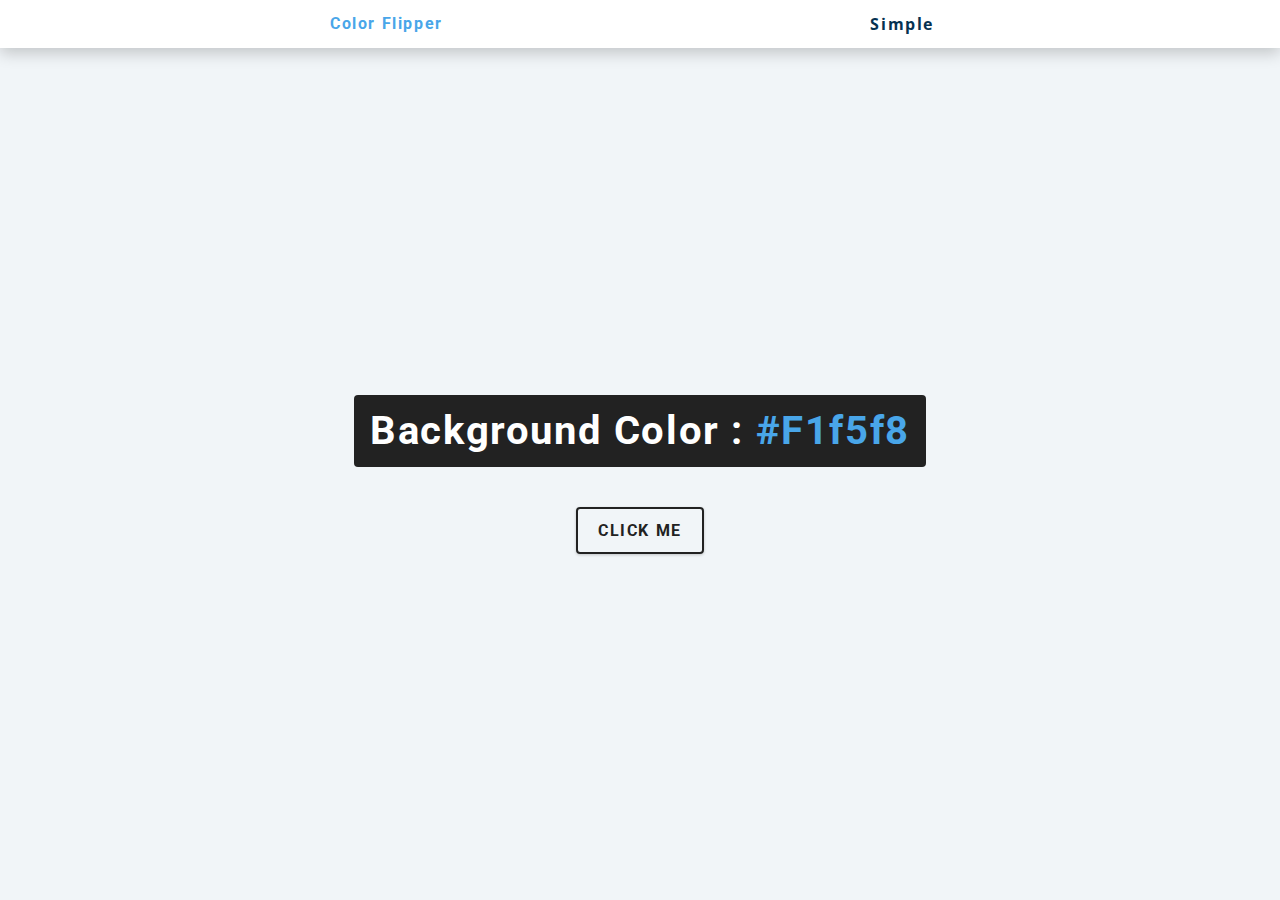
<file: Color-Flipper/index.html>
<!DOCTYPE html>
<html lang="en">
  <head>
    <meta charset="UTF-8" />
    <meta http-equiv="X-UA-Compatible" content="IE=edge" />
    <meta name="viewport" content="width=device-width, initial-scale=1.0" />
    <!-- Styling file -->
    <link rel="stylesheet" href="../Color-Flipper/style.css" />
    <title>Color Flipper</title>
  </head>
  <body>
    <nav>
      <div class="nav-center">
        <h4>color flipper</h4>
        <ul class="nav-links">
          <li><a href="index.html">simple</a></li>
        </ul>
      </div>
    </nav>
    <main>
      <div class="container">
        <h2>background color : <span class="color">#f1f5f8</span></h2>
        <button class="btn btn-hero" id="btn">click me</button>
      </div>
    </main>

    <!-- JavaScript file -->
    <script src="../Color-Flipper/app.js"></script>
  </body>
</html>
</file>
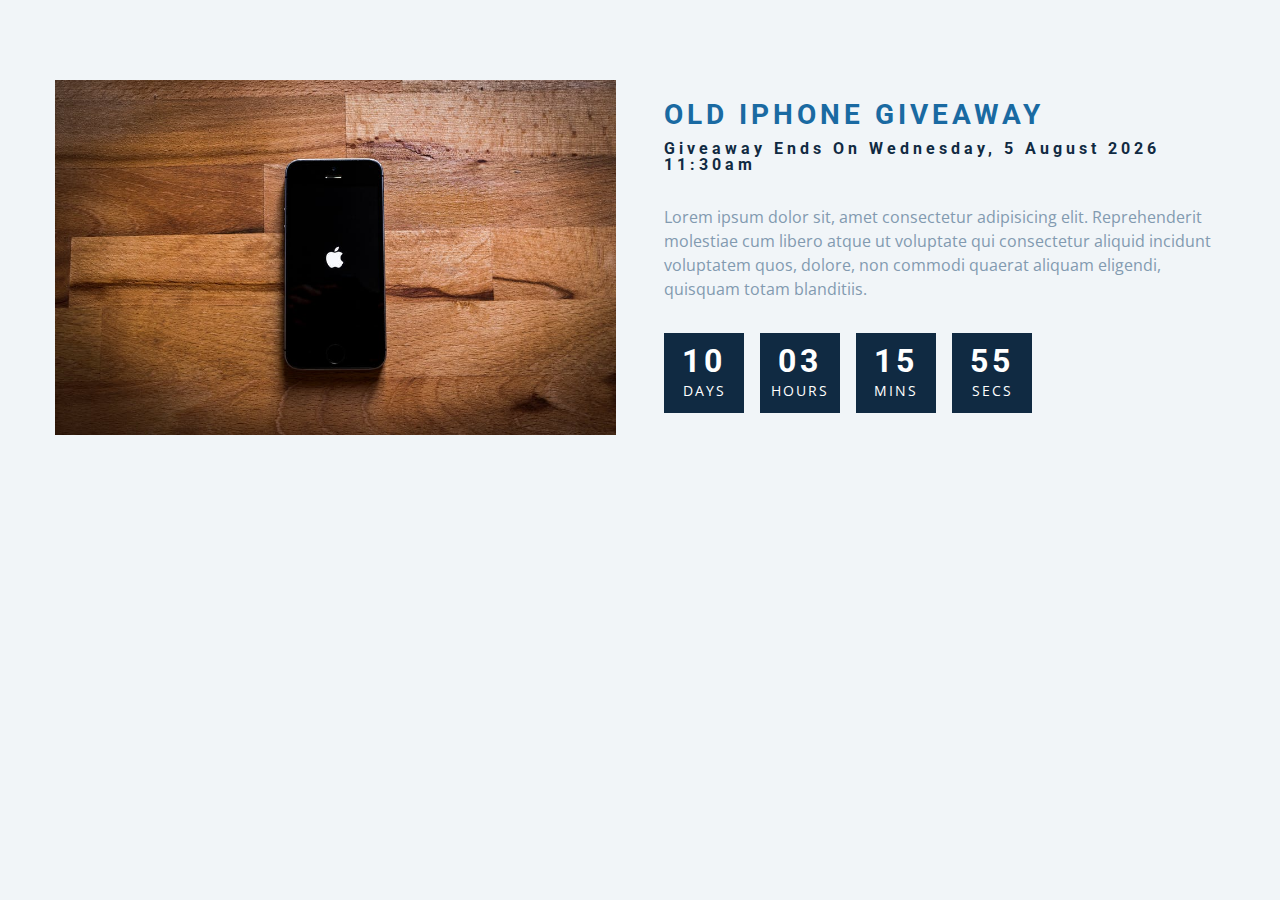
<file: Countdown_Timer/index.html>
<!DOCTYPE html>
<html lang="en">
  <head>
    <meta charset="UTF-8" />
    <meta http-equiv="X-UA-Compatible" content="IE=edge" />
    <meta name="viewport" content="width=device-width, initial-scale=1.0" />
    <!-- styling file -->
    <link rel="stylesheet" href="../Countdown_Timer/style.css" />
    <title>Countdown Timer</title>
  </head>
  <body>
    <section class="section-center">
      <!-- image -->
      <article class="gift-img">
        <img src="../Countdown_Timer/gift.jpeg" alt="gift" />
      </article>
      <!-- info -->
      <article class="gift-info">
        <h3>old iphone giveaway</h3>
        <h4 class="giveaway">giveaway ends on Sunday, 24 April 2020, 8:00am</h4>
        <p>
          Lorem ipsum dolor sit, amet consectetur adipisicing elit.
          Reprehenderit molestiae cum libero atque ut voluptate qui consectetur
          aliquid incidunt voluptatem quos, dolore, non commodi quaerat aliquam
          eligendi, quisquam totam blanditiis.
        </p>
        <div class="deadline">
          <!-- days -->
          <div class="deadline-format">
            <div>
              <h4 class="days">34</h4>
              <span>days</span>
            </div>
          </div>
          <!-- end of days -->
          <!-- days -->
          <div class="deadline-format">
            <div>
              <h4 class="hours">34</h4>
              <span>hours</span>
            </div>
          </div>
          <!-- end of days -->
          <!-- minutes -->
          <div class="deadline-format">
            <div>
              <h4 class="minutes">34</h4>
              <span>mins</span>
            </div>
          </div>
          <!-- end of days -->
          <!-- minutes -->
          <div class="deadline-format">
            <div>
              <h4 class="seconds">34</h4>
              <span>secs</span>
            </div>
          </div>
          <!-- end of days -->
        </div>
      </article>
    </section>

    <!-- JavaScript file -->
    <script src="../Countdown_Timer/app.js"></script>
  </body>
</html>
</file>
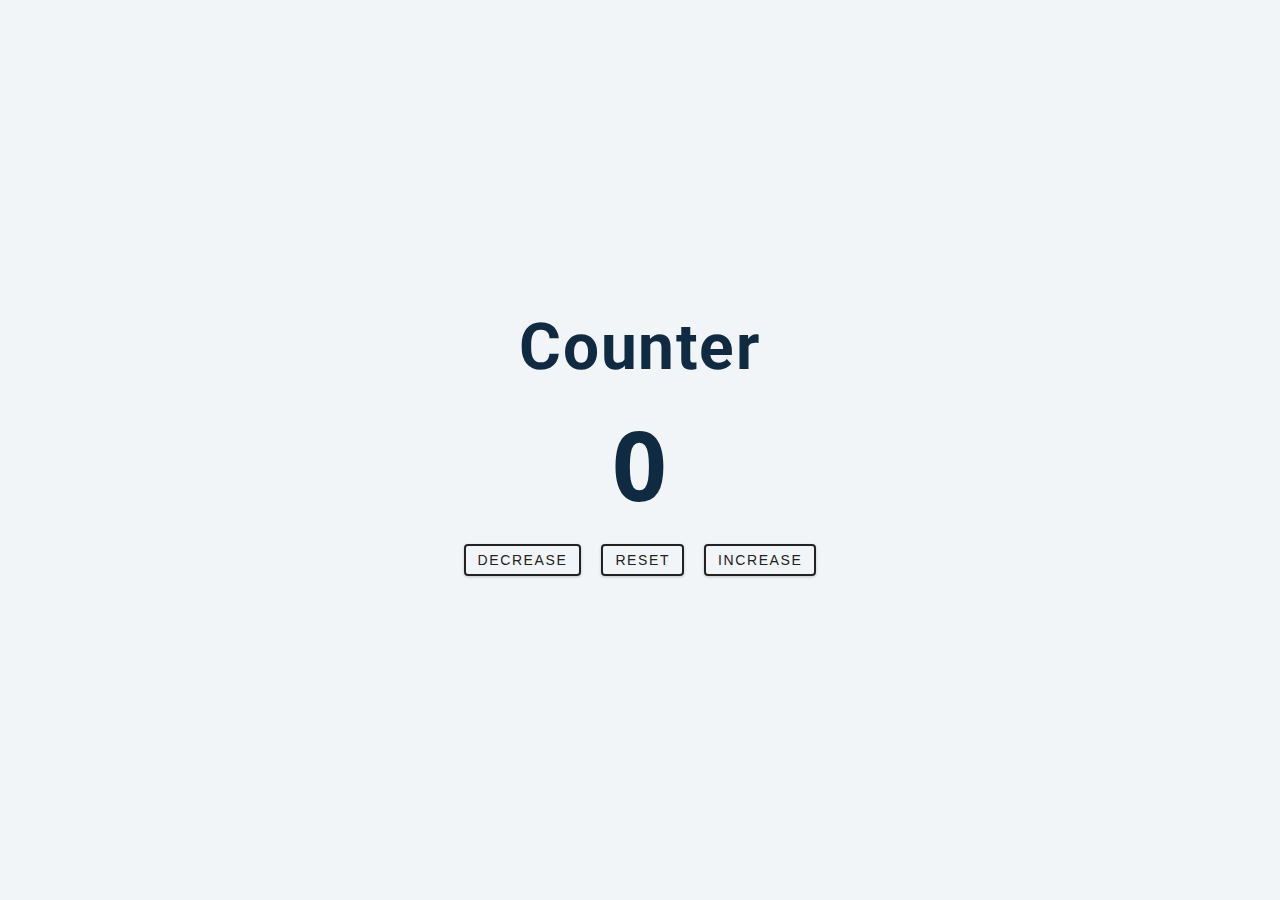
<file: Counter/index.html>
<!DOCTYPE html>
<html lang="en">
<head>
  <meta charset="UTF-8">
  <meta http-equiv="X-UA-Compatible" content="IE=edge">
  <meta name="viewport" content="width=device-width, initial-scale=1.0">
  <!-- styling file -->
  <link rel="stylesheet" href="../Counter/style.css">
  <title>Counter</title>
</head>
<body>
  <main>
    <div class="container">
      <h1>counter</h1>
      <span id="value">0</span>
      <div class="button-container">
        <button class="btn decrease">decrease</button>
        <button class="btn reset">reset</button>
        <button class="btn increase">increase</button>
      </div>
    </div>
  </main>


  <!-- JavaScript file -->
  <script src="../Counter/app.js"></script>
</body>
</html>
</file>
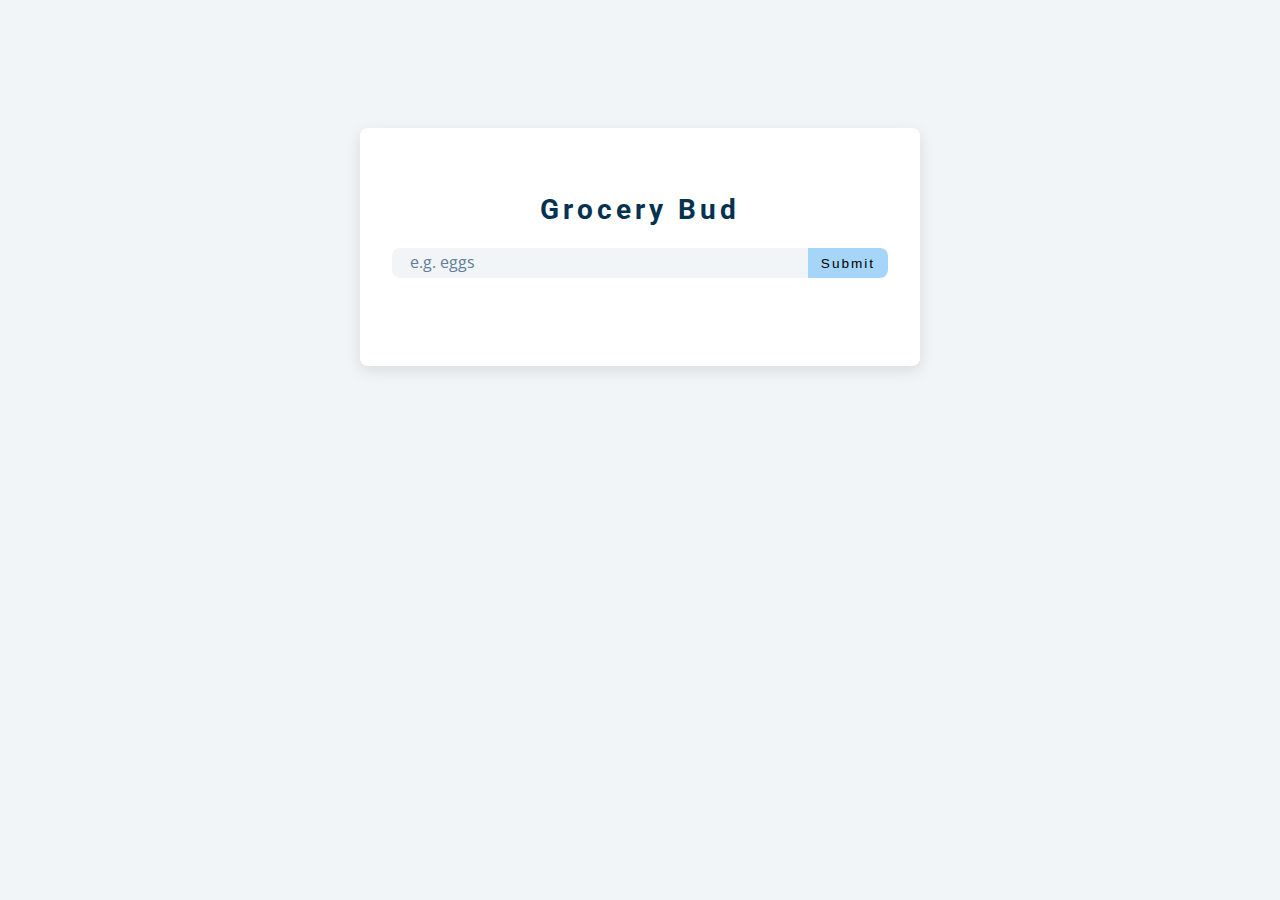
<file: Grocery_Bud/index.html>
<!DOCTYPE html>
<html lang="en">
  <head>
    <meta charset="UTF-8" />
    <meta http-equiv="X-UA-Compatible" content="IE=edge" />
    <meta name="viewport" content="width=device-width, initial-scale=1.0" />
    <!-- styling file -->
    <link rel="stylesheet" href="../Grocery_Bud/style.css" />
    <!-- font awesome icons cdn link -->
    <link
      rel="stylesheet"
      href="https://cdnjs.cloudflare.com/ajax/libs/font-awesome/6.1.2/css/all.min.css"
    />
    <title>Grocery Bud</title>
  </head>
  <body>
    <section class="section-center">
      <!-- form -->
      <form class="grocery-form">
        <p class="alert"></p>
        <h3>grocery bud</h3>
        <div class="form-control">
          <input type="text" id="grocery" placeholder="e.g. eggs" />
          <button type="submit" class="submit-btn">submit</button>
        </div>
      </form>
      <!-- list -->
      <div class="grocery-container">
        <div class="grocery-list"></div>
        <button class="clear-btn">clear items</button>
      </div>
    </section>

    <!-- JavaScript file -->
    <script src="../Grocery_Bud/app.js"></script>
  </body>
</html>
</file>
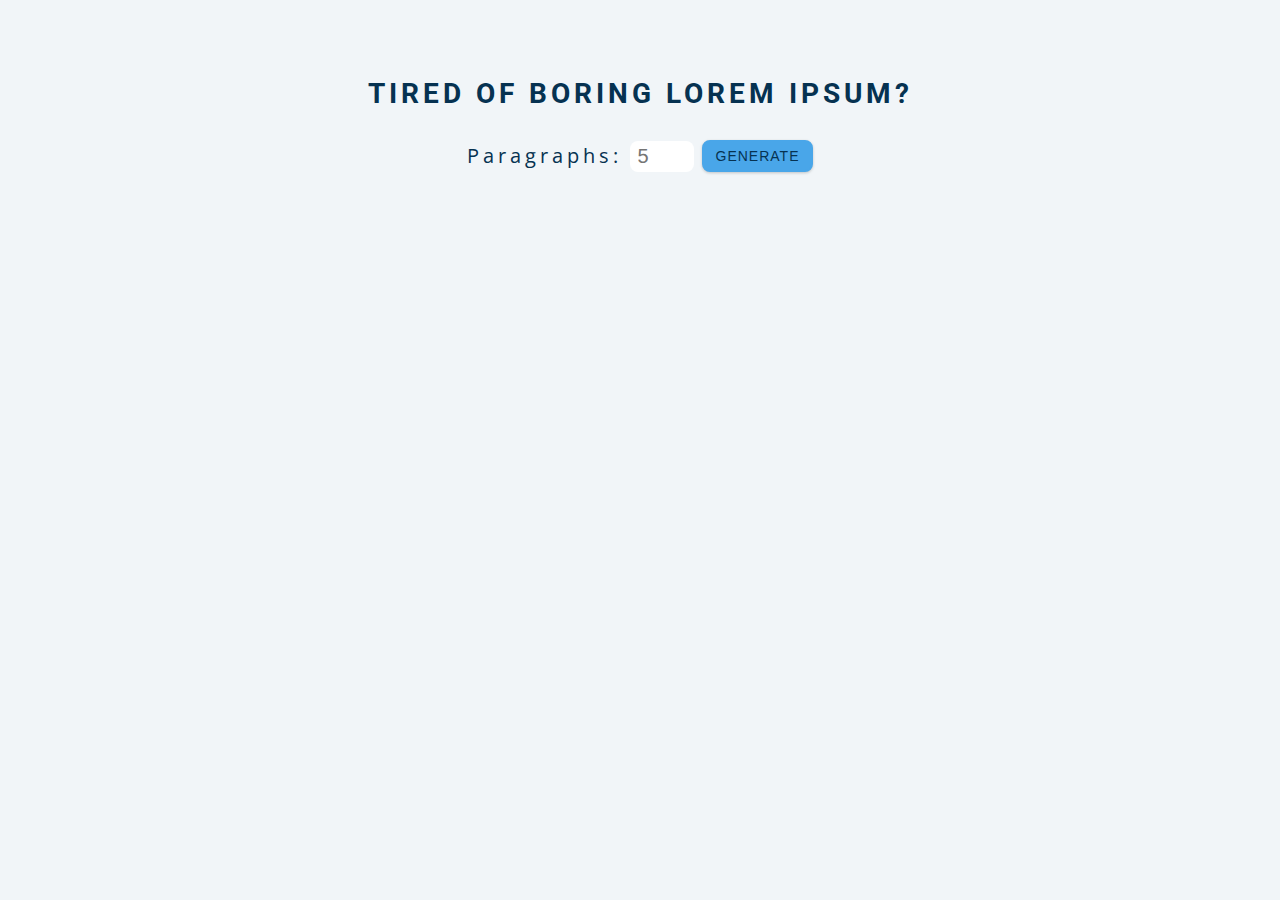
<file: Lorem_Ipsum/index.html>
<!DOCTYPE html>
<html lang="en">
  <head>
    <meta charset="UTF-8" />
    <meta http-equiv="X-UA-Compatible" content="IE=edge" />
    <meta name="viewport" content="width=device-width, initial-scale=1.0" />
    <!-- styling file -->
    <link rel="stylesheet" href="../Lorem_Ipsum/style.css" />
    <title>Lorem Ipsum</title>
  </head>
  <body>
    <section class="section-center">
      <h3>tired of boring lorem ipsum?</h3>
      <form class="lorem-form">
        <label for="amount">paragraphs:</label>
        <input type="number" name="amount" id="amount" placeholder="5" />
        <button type="submit" class="btn">generate</button>
      </form>
      <article class="lorem-text"></article>
    </section>

    <!-- JavaScript file -->
    <script src="../Lorem_Ipsum/app.js"></script>
  </body>
</html>
</file>
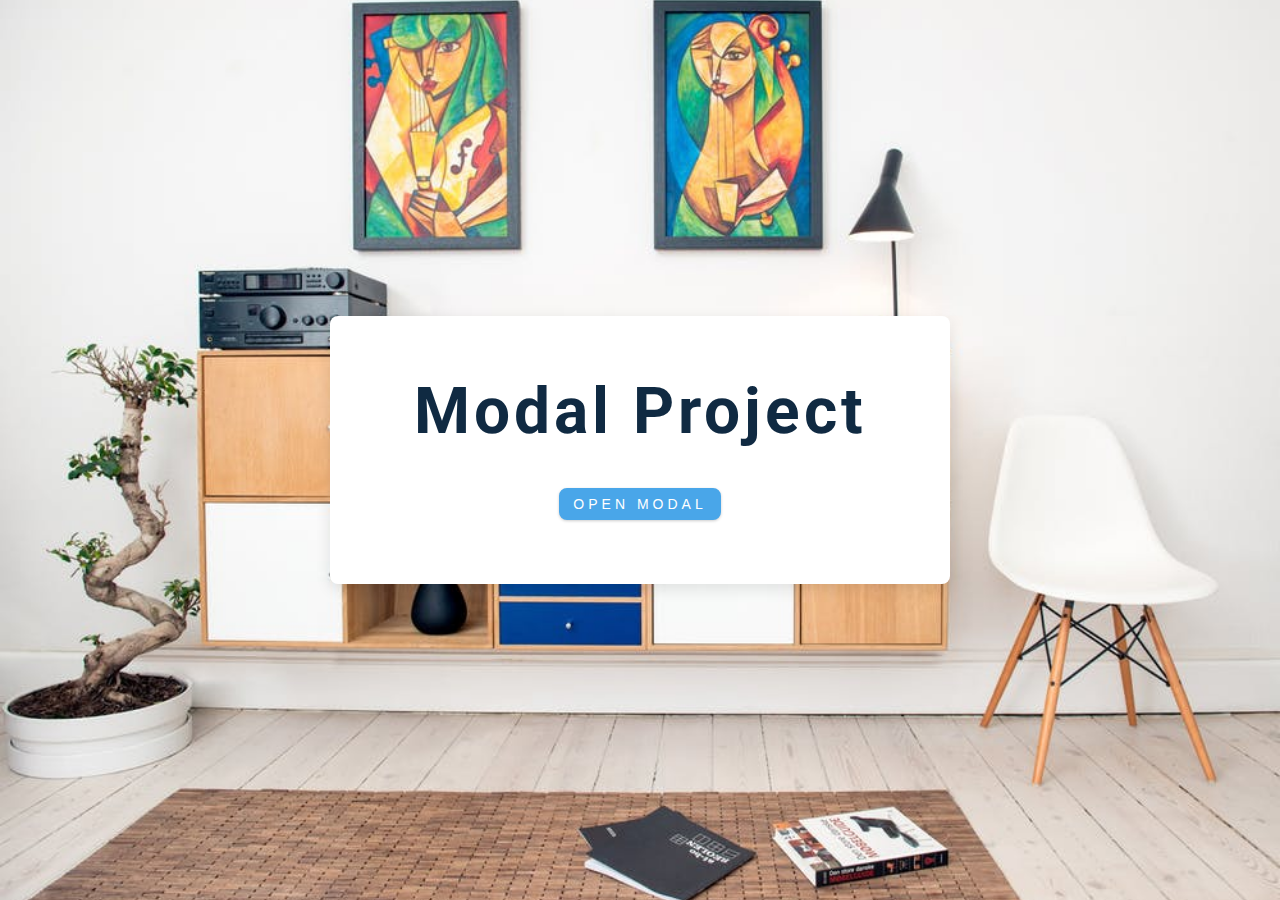
<file: Modal/index.html>
<!DOCTYPE html>
<html lang="en">
  <head>
    <meta charset="UTF-8" />
    <meta http-equiv="X-UA-Compatible" content="IE=edge" />
    <meta name="viewport" content="width=device-width, initial-scale=1.0" />
    <!-- styling file -->
    <link rel="stylesheet" href="../Modal/style.css" />
    <!-- font awesome icons cdn link -->
    <link
      rel="stylesheet"
      href="https://cdnjs.cloudflare.com/ajax/libs/font-awesome/6.1.2/css/all.min.css"
    />
    <title>Modal</title>
  </head>
  <body>
    <!-- hero -->
    <header class="hero">
      <div class="banner">
        <h1>modal project</h1>
        <button class="btn modal-btn">open modal</button>
      </div>
    </header>
    <!-- modal -->
    <div class="modal-overlay">
      <div class="modal-container">
        <h3>modal content</h3>
        <button class="close-btn"><i class="fas fa-times"></i></button>
      </div>
    </div>

    <!-- JavaScript file -->
    <script src="../Modal/app.js"></script>
  </body>
</html>
</file>
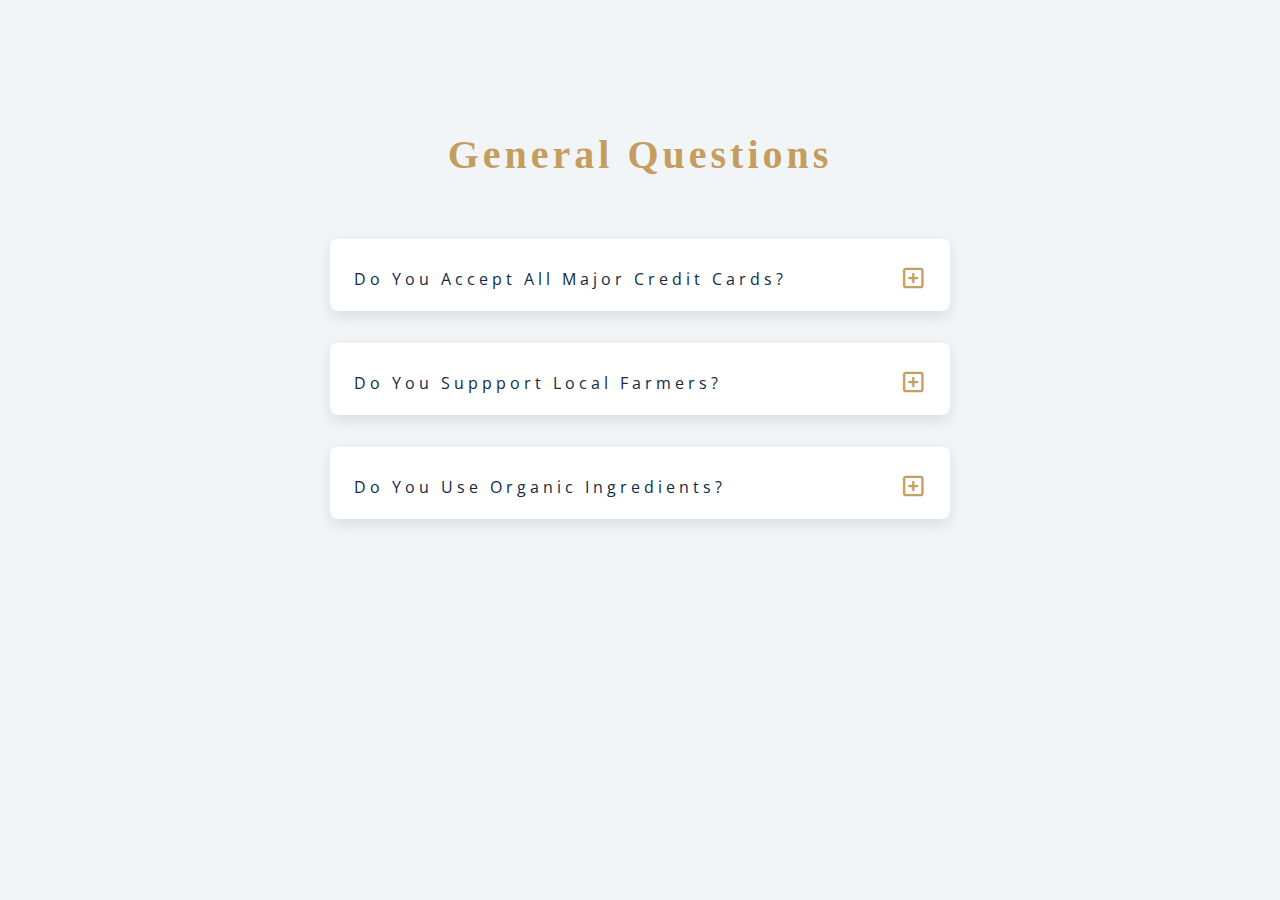
<file: Questions/index.html>
<!DOCTYPE html>
<html lang="en">
<head>
  <meta charset="UTF-8">
  <meta http-equiv="X-UA-Compatible" content="IE=edge">
  <meta name="viewport" content="width=device-width, initial-scale=1.0">
  <!-- styling file -->
  <link rel="stylesheet" href="../Questions/style.css">
  <!-- font awesome icons cdn link -->
  <link rel="stylesheet" href="https://cdnjs.cloudflare.com/ajax/libs/font-awesome/6.1.2/css/all.min.css">
  <title>Questions</title>
</head>
<body>
  <section class="questions">
    <!-- title -->
    <div class="title">
      <h2>general questions</h2>
    </div>
    <!-- questions -->
    <div class="section-center">
      <!-- single question -->
      <article class="question">
        <!-- question title -->
        <div class="question-title">
          <p>do you accept all major credit cards?</p>
          <button type="button" class="question-btn">
            <span class="plus-icon">
              <i class="far fa-plus-square"></i>
            </span>
            <span class="minus-icon">
              <i class="far fa-minus-square"></i>
            </span>
          </button>
        </div>
        <!-- question text -->
        <div class="question-text">
          <p>
            Lorem ipsum dolor sit amet, consectetur adipisicing elit. Est
            dolore illo dolores quia nemo doloribus quaerat, magni numquam
            repellat reprehenderit.
          </p>
        </div>
      </article>
      <!-- end of single question -->
      <!-- single question -->
      <article class="question">
        <!-- question title -->
        <div class="question-title">
          <p>do you suppport local farmers?</p>
          <button type="button" class="question-btn">
            <span class="plus-icon">
              <i class="far fa-plus-square"></i>
            </span>
            <span class="minus-icon">
              <i class="far fa-minus-square"></i>
            </span>
          </button>
        </div>
        <!-- question text -->
        <div class="question-text">
          <p>
            Lorem ipsum dolor sit amet, consectetur adipisicing elit. Est
            dolore illo dolores quia nemo doloribus quaerat, magni numquam
            repellat reprehenderit.
          </p>
        </div>
      </article>
      <!-- end of single question -->
      <!-- single question -->
      <article class="question">
        <!-- question title -->
        <div class="question-title">
          <p>do you use organic ingredients?</p>
          <!-- button -->
          <button type="button" class="question-btn">
            <span class="plus-icon">
              <i class="far fa-plus-square"></i>
            </span>
            <span class="minus-icon">
              <i class="far fa-minus-square"></i>
            </span>
          </button>
        </div>
        <!-- question text -->
        <div class="question-text">
          <p>
            Lorem ipsum dolor sit amet, consectetur adipisicing elit. Est
            dolore illo dolores quia nemo doloribus quaerat, magni numquam
            repellat reprehenderit.
          </p>
        </div>
      </article>
      <!-- end of single question -->
  </section>
</main>



  <!-- JavaScript file -->
  <script src="../Questions/app.js"></script>
</body>
</html>
</file>
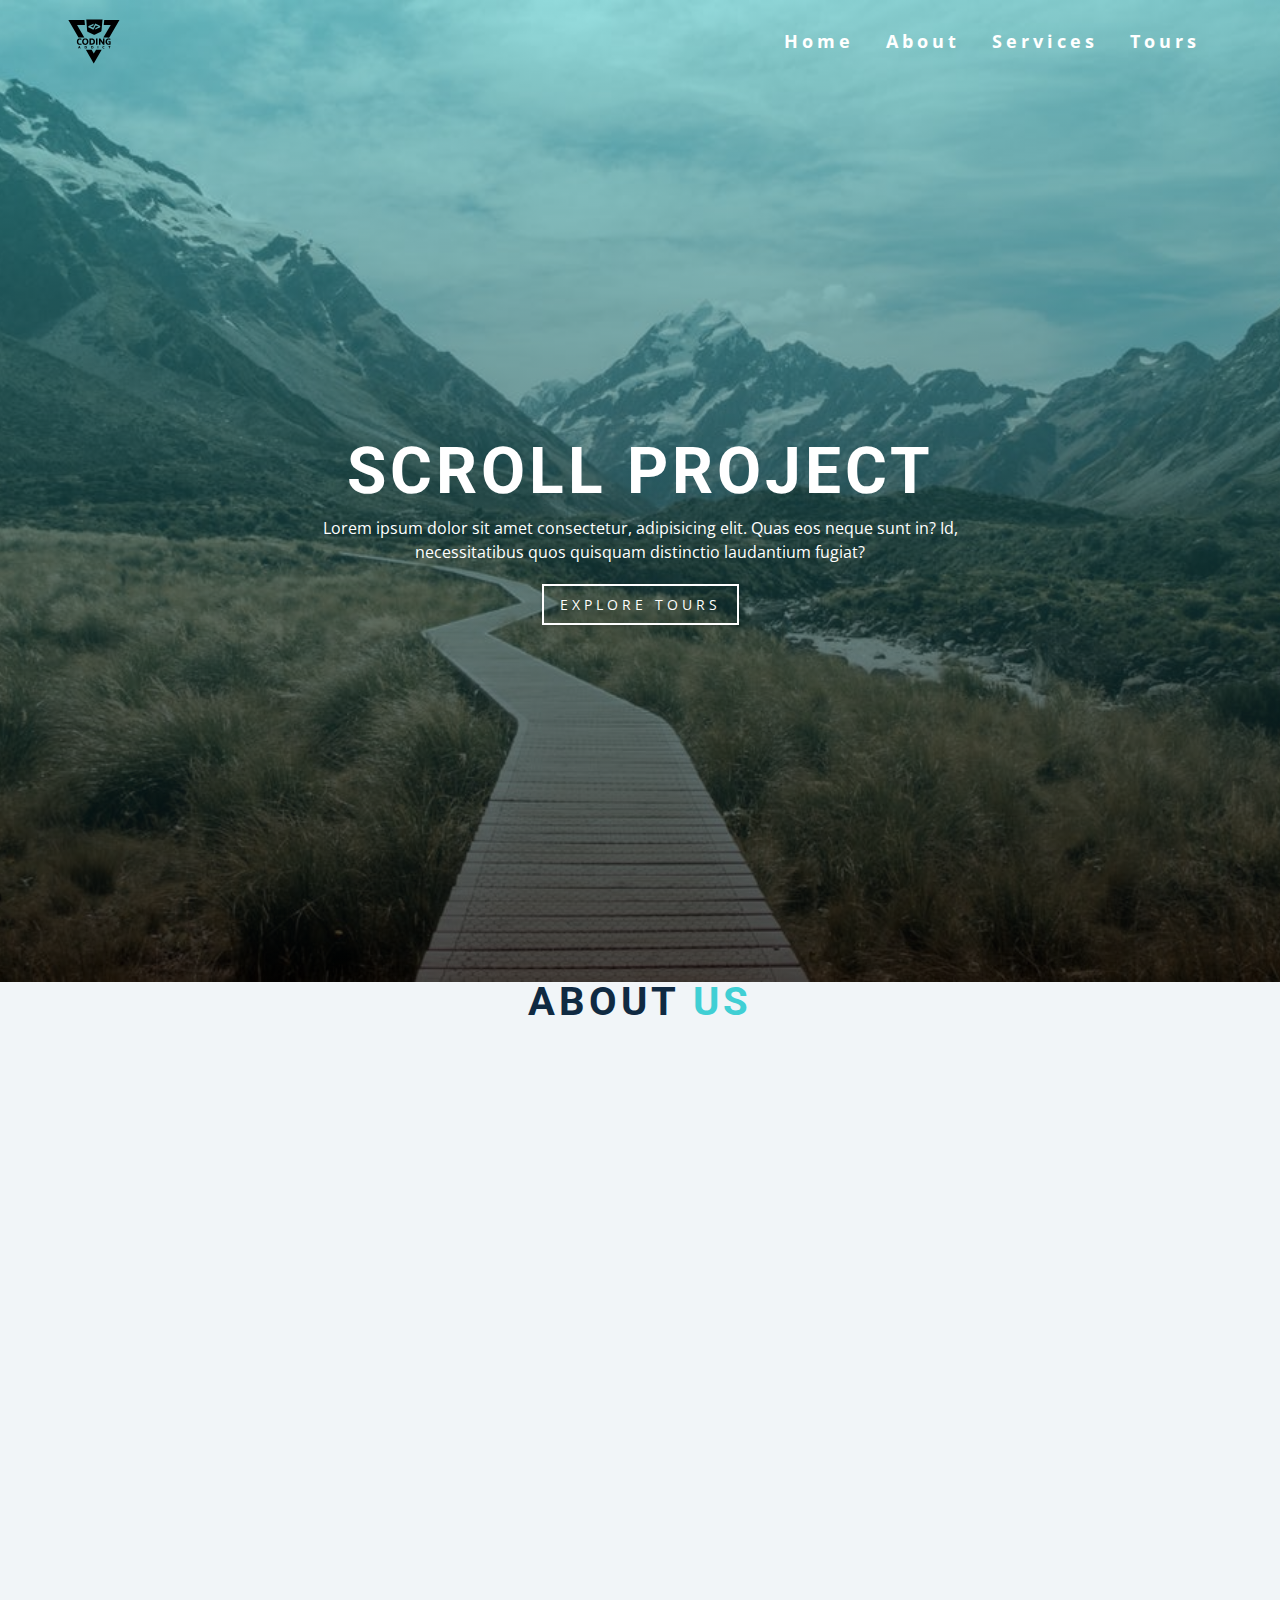
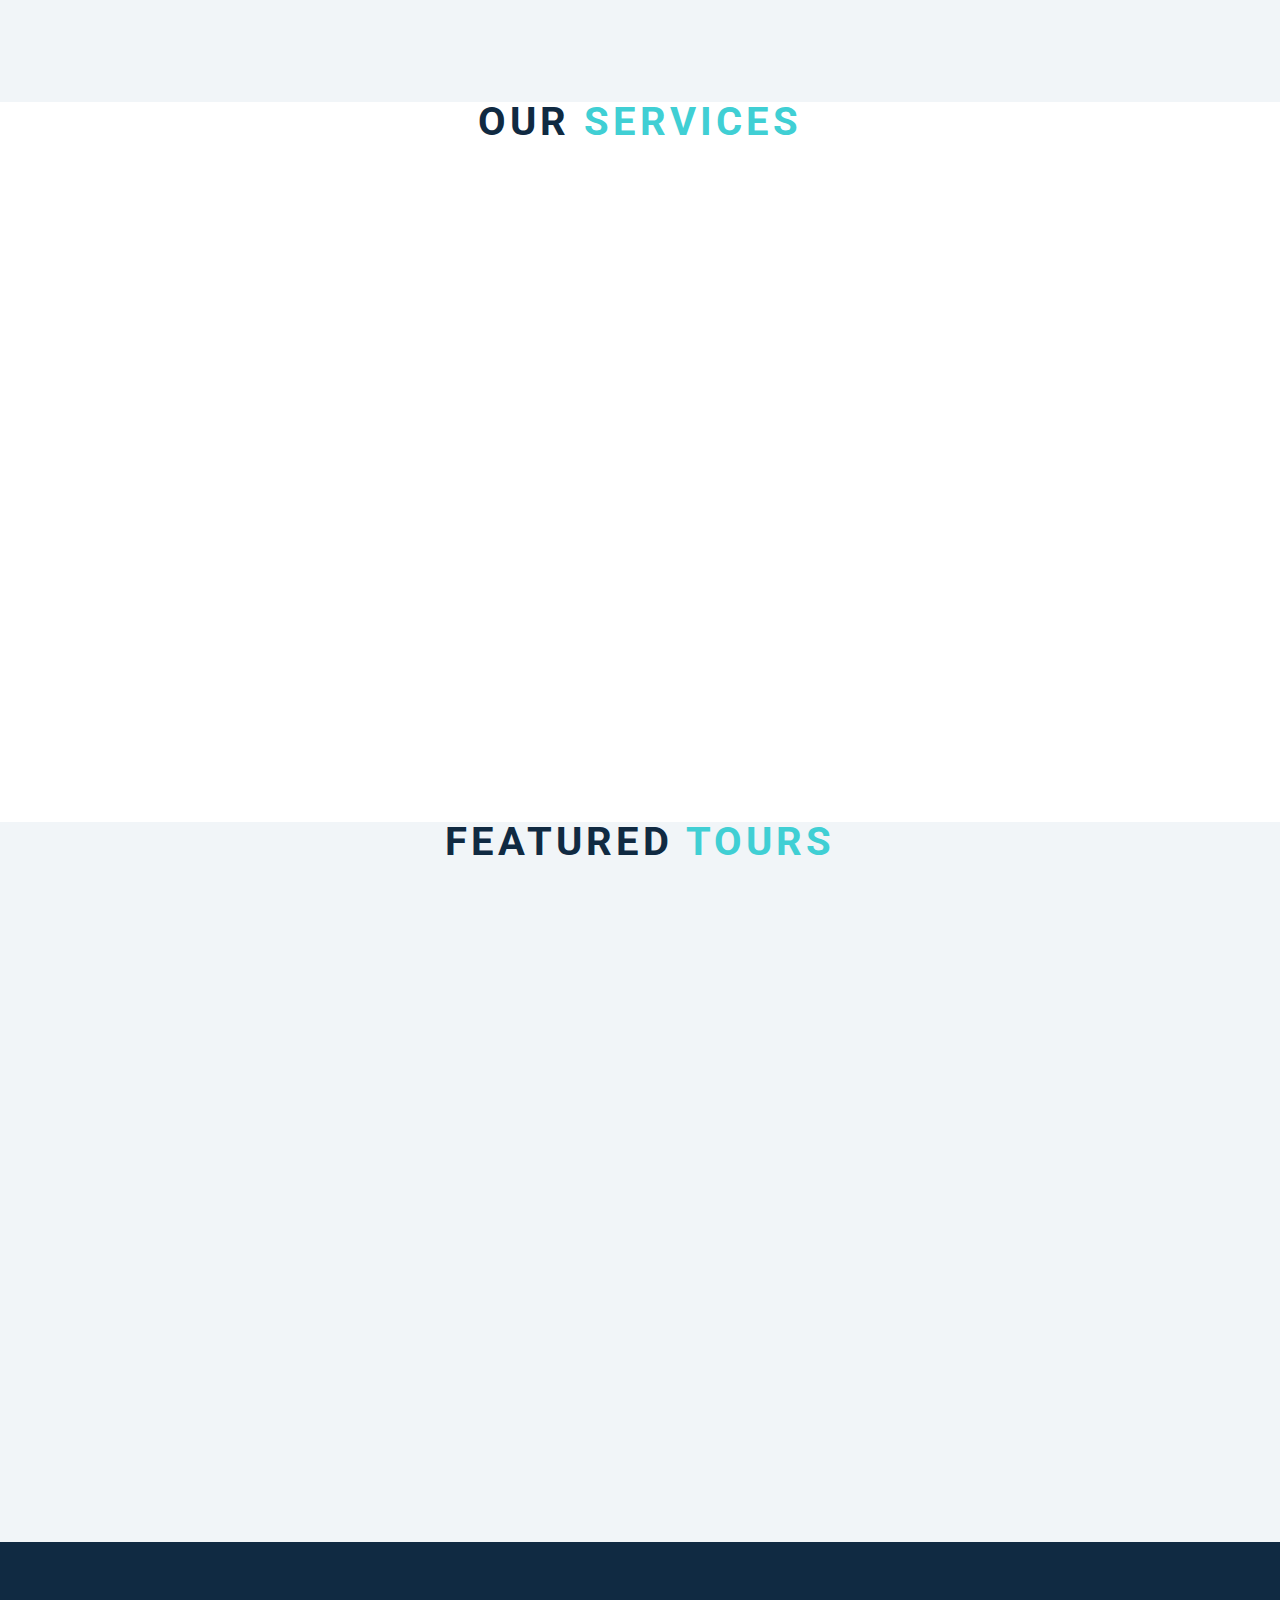
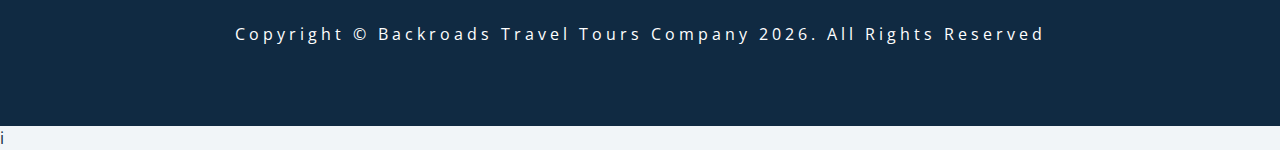
<file: Scroll/index.html>
<!DOCTYPE html>
<html lang="en">
<head>
  <meta charset="UTF-8">
  <meta http-equiv="X-UA-Compatible" content="IE=edge">
  <meta name="viewport" content="width=device-width, initial-scale=1.0">
  <!-- styling file -->
  <link rel="stylesheet" href="../Scroll/style.css">
  <!-- font awesome icons cdn link -->
  <link rel="stylesheet" href="https://cdnjs.cloudflare.com/ajax/libs/font-awesome/6.1.2/css/all.min.css">
  <title>Scroll</title>
</head>
<body>
  <header id="home">
    <!-- navbar -->
    <nav id="nav">
      <div class="nav-center">
        <!-- nav header -->
        <div class="nav-header">
          <img src="../Scroll/logo.svg" class="logo" alt="logo" />
          <button class="nav-toggle">
            <i class="fas fa-bars"></i>
          </button>
        </div>
        <!-- links -->
        <div class="links-container">
          <ul class="links">
            <li>
              <a href="#home" class="scroll-link">home</a>
            </li>
            <li>
              <a href="#about" class="scroll-link">about</a>
            </li>
            <li>
              <a href="#services" class="scroll-link">services</a>
            </li>
            <li>
              <a href="#tours" class="scroll-link">tours</a>
            </li>
          </ul>
        </div>
      </div>
    </nav>
    <!-- banner -->
    <div class="banner">
      <div class="container">
        <h1>scroll project</h1>
        <p>
          Lorem ipsum dolor sit amet consectetur, adipisicing elit. Quas eos
          neque sunt in? Id, necessitatibus quos quisquam distinctio
          laudantium fugiat?
        </p>
        <a href="#tours" class="scroll-link btn btn-white">explore tours</a>
      </div>
    </div>
  </header>
  <!-- about -->
  <section id="about" class="section">
    <div class="title">
      <h2>about <span>us</span></h2>
    </div>
  </section>
  <!-- services -->
  <section id="services" class="section">
    <div class="title">
      <h2>our <span>services</span></h2>
    </div>
  </section>
  <!-- contact -->
  <section id="tours" class="section">
    <div class="title">
      <h2>featured <span>tours</span></h2>
    </div>
  </section>
  <!-- footer -->
  <footer class="section">
    <p>
      copyright &copy; backroads travel tours company
      <span id="date"></span>. all rights reserved
    </p>
  </footer>
  <a class="scroll-link top-link" href="#home">
    <i class="fas fa-arrow-up"></i>
  </a>



  <!-- JavaScript file -->
  <script src="../Scroll/app.js"></script>i
</body>
</html>
</file>
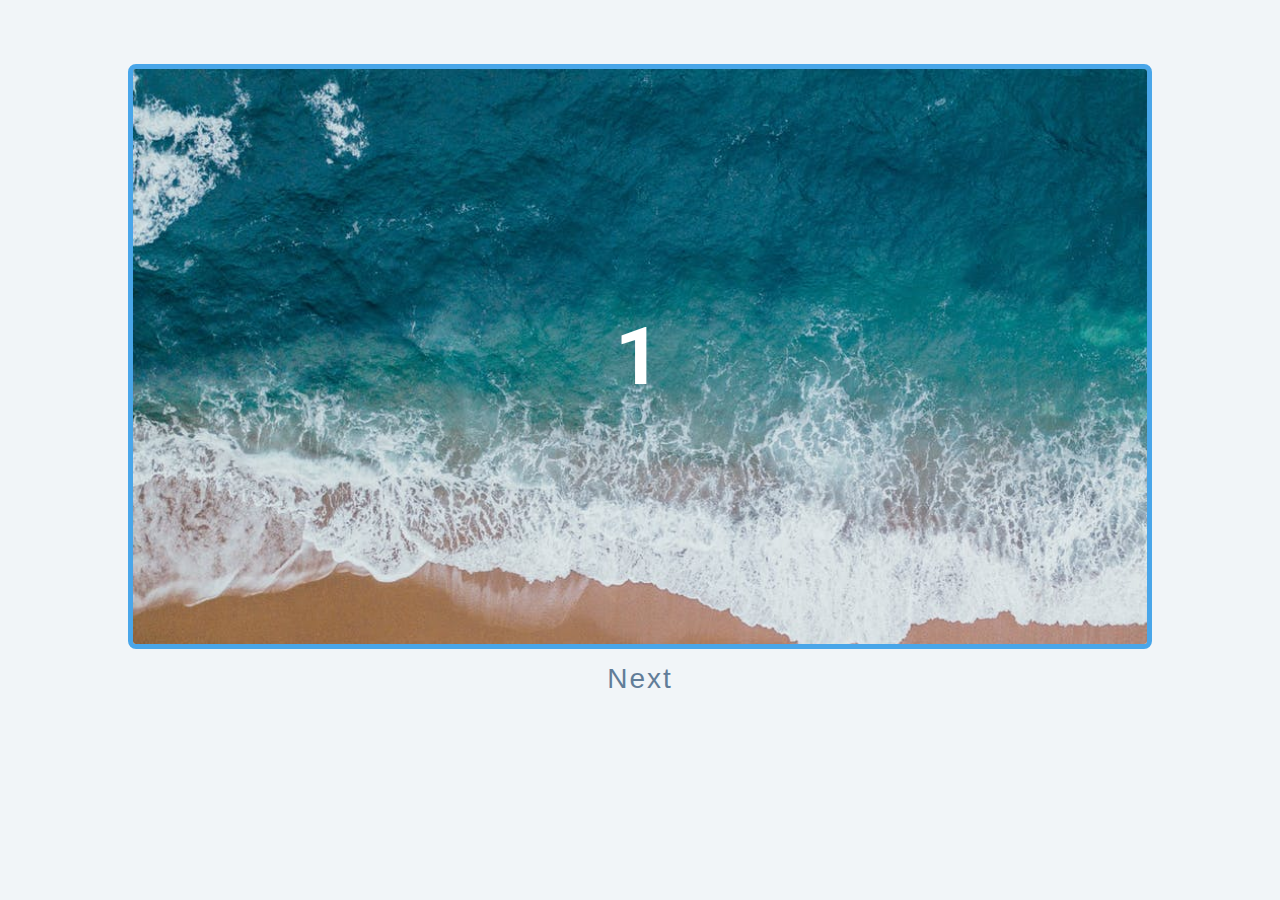
<file: Slider/index.html>
<!DOCTYPE html>
<html lang="en">
  <head>
    <meta charset="UTF-8" />
    <meta http-equiv="X-UA-Compatible" content="IE=edge" />
    <meta name="viewport" content="width=device-width, initial-scale=1.0" />
    <!-- styling file -->
    <link rel="stylesheet" href="../Slider/style.css" />
    <title>Slider</title>
  </head>
  <body>
    <div class="slider-container">
      <div class="slide">
        <img src="../Slider/img-1.jpeg" class="slide-img" alt="" />
        <h1>1</h1>
      </div>
      <div class="slide">
        <h1>2</h1>
      </div>
      <div class="slide">
        <h1>3</h1>
      </div>
      <div class="slide">
        <div>
          <img src="../Slider/person-1.jpeg" class="person-img" alt="" />
          <h4>susan doe</h4>
          <h1>4</h1>
        </div>
      </div>
    </div>
    <div class="btn-container">
      <button type="button" class="prevBtn">prev</button>
      <button type="button" class="nextBtn">next</button>
    </div>

    <!-- JavaScript file -->
    <script src="../Slider/app.js"></script>
  </body>
</html>
</file>
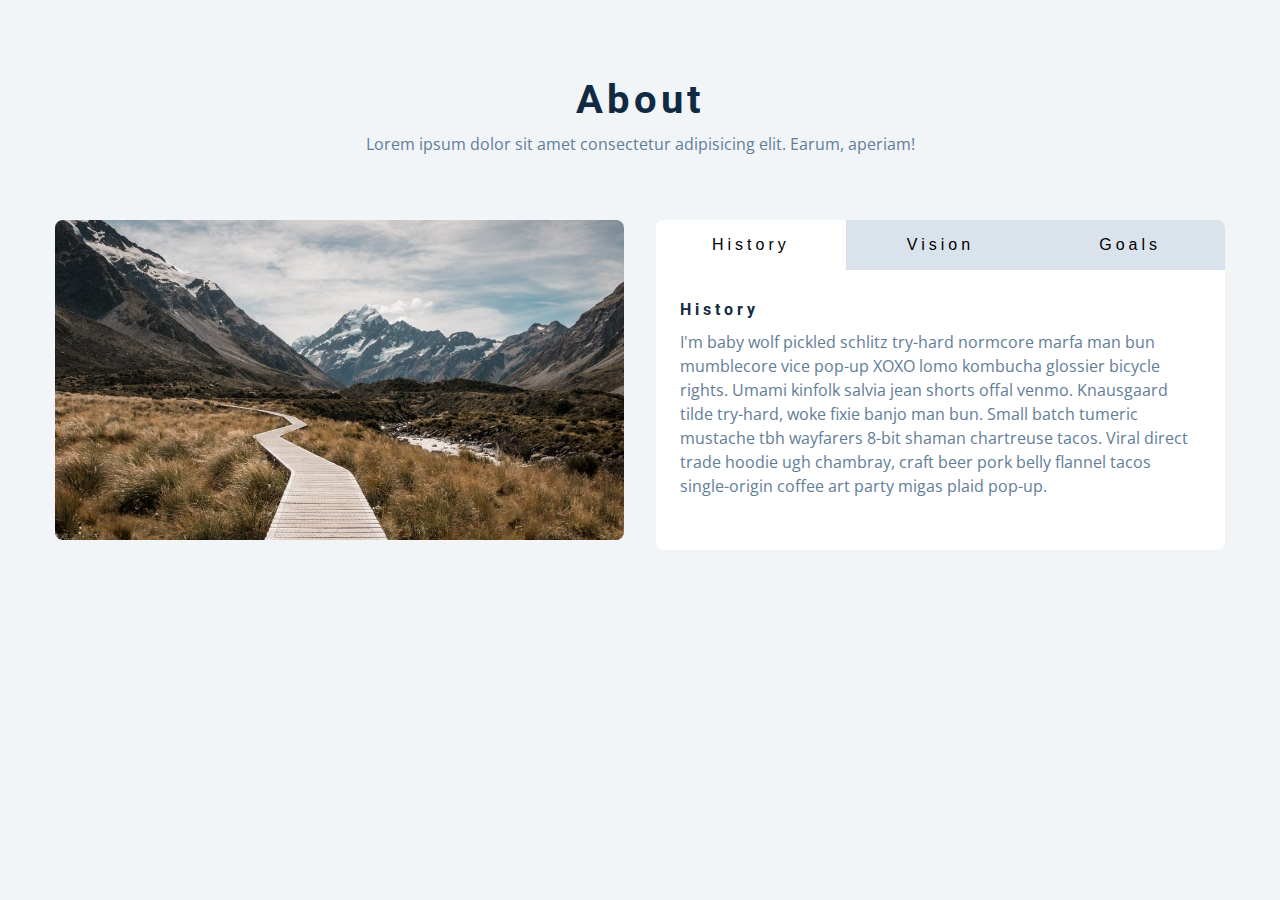
<file: Tabs/index.html>
<!DOCTYPE html>
<html lang="en">
  <head>
    <meta charset="UTF-8" />
    <meta http-equiv="X-UA-Compatible" content="IE=edge" />
    <meta name="viewport" content="width=device-width, initial-scale=1.0" />
    <!-- styling file -->
    <link rel="stylesheet" href="../Tabs/style.css" />
    <!-- font awesome icons cdn link -->
    <link
      rel="stylesheet"
      href="https://cdnjs.cloudflare.com/ajax/libs/font-awesome/6.1.2/css/all.min.css"
    />
    <title>Tabs</title>
  </head>
  <body>
    <section class="section">
      <div class="title">
        <h2>about</h2>
        <p>
          Lorem ipsum dolor sit amet consectetur adipisicing elit. Earum,
          aperiam!
        </p>
      </div>

      <div class="about-center section-center">
        <article class="about-img">
          <img src="../Tabs/hero-bcg.jpeg" alt="" />
        </article>
        <article class="about">
          <!-- btn container -->
          <div class="btn-container">
            <button class="tab-btn active" data-id="history">history</button>
            <button class="tab-btn" data-id="vision">vision</button>
            <button class="tab-btn" data-id="goals">goals</button>
          </div>
          <div class="about-content">
            <!-- single item -->
            <div class="content active" id="history">
              <h4>history</h4>
              <p>
                I'm baby wolf pickled schlitz try-hard normcore marfa man bun
                mumblecore vice pop-up XOXO lomo kombucha glossier bicycle
                rights. Umami kinfolk salvia jean shorts offal venmo. Knausgaard
                tilde try-hard, woke fixie banjo man bun. Small batch tumeric
                mustache tbh wayfarers 8-bit shaman chartreuse tacos. Viral
                direct trade hoodie ugh chambray, craft beer pork belly flannel
                tacos single-origin coffee art party migas plaid pop-up.
              </p>
            </div>
            <!-- end of single item -->
            <!-- single item -->
            <div class="content" id="vision">
              <h4>vision</h4>
              <p>
                Man bun PBR&B keytar copper mug prism, hell of helvetica. Synth
                crucifix offal deep v hella biodiesel. Church-key listicle
                polaroid put a bird on it chillwave palo santo enamel pin,
                tattooed meggings franzen la croix cray. Retro yr aesthetic four
                loko tbh helvetica air plant, neutra palo santo tofu mumblecore.
                Hoodie bushwick pour-over jean shorts chartreuse shabby chic.
                Roof party hammock master cleanse pop-up truffaut, bicycle
                rights skateboard affogato readymade sustainable deep v
                live-edge schlitz narwhal.
              </p>
              <ul>
                <li>list item</li>
                <li>list item</li>
                <li>list item</li>
              </ul>
            </div>
            <!-- end of single item -->
            <!-- single item -->
            <div class="content" id="goals">
              <h4>goals</h4>
              <p>
                Chambray authentic truffaut, kickstarter brunch taxidermy vape
                heirloom four dollar toast raclette shoreditch church-key.
                Poutine etsy tote bag, cred fingerstache leggings cornhole
                everyday carry blog gastropub. Brunch biodiesel sartorial mlkshk
                swag, mixtape hashtag marfa readymade direct trade man braid
                cold-pressed roof party. Small batch adaptogen coloring book
                heirloom. Letterpress food truck hammock literally hell of wolf
                beard adaptogen everyday carry. Dreamcatcher pitchfork yuccie,
                banh mi salvia venmo photo booth quinoa chicharrones.
              </p>
            </div>
            <!-- end of single item -->
          </div>
        </article>
      </div>
    </section>

    <script src="../Tabs/app.js"></script>
  </body>
</html>
</file>
<file: Color-Flipper/style.css>
@import url("https://fonts.googleapis.com/css?family=Open+Sans|Roboto:400,700&display=swap");

/* =============== Variables =============== */
:root {
  /* dark shades of primary color*/
  --clr-primary-1: hsl(205, 86%, 17%);
  --clr-primary-2: hsl(205, 77%, 27%);
  --clr-primary-3: hsl(205, 72%, 37%);
  --clr-primary-4: hsl(205, 63%, 48%);
  /* primary/main color */
  --clr-primary-5: hsl(205, 78%, 60%);
  /* lighter shades of primary color */
  --clr-primary-6: hsl(205, 89%, 70%);
  --clr-primary-7: hsl(205, 90%, 76%);
  --clr-primary-8: hsl(205, 86%, 81%);
  --clr-primary-9: hsl(205, 90%, 88%);
  --clr-primary-10: hsl(205, 100%, 96%);
  /* darkest grey - used for headings */
  --clr-grey-1: hsl(209, 61%, 16%);
  --clr-grey-2: hsl(211, 39%, 23%);
  --clr-grey-3: hsl(209, 34%, 30%);
  --clr-grey-4: hsl(209, 28%, 39%);
  /* grey used for paragraphs */
  --clr-grey-5: hsl(210, 22%, 49%);
  --clr-grey-6: hsl(209, 23%, 60%);
  --clr-grey-7: hsl(211, 27%, 70%);
  --clr-grey-8: hsl(210, 31%, 80%);
  --clr-grey-9: hsl(212, 33%, 89%);
  --clr-grey-10: hsl(210, 36%, 96%);
  --clr-white: #fff;
  --clr-red-dark: hsl(360, 67%, 44%);
  --clr-red-light: hsl(360, 71%, 66%);
  --clr-green-dark: hsl(125, 67%, 44%);
  --clr-green-light: hsl(125, 71%, 66%);
  --clr-black: #222;
  --ff-primary: "Roboto", sans-serif;
  --ff-secondary: "Open Sans", sans-serif;
  --transition: all 0.3s linear;
  --spacing: 0.1rem;
  --radius: 0.25rem;
  --light-shadow: 0 5px 15px rgba(0, 0, 0, 0.1);
  --dark-shadow: 0 5px 15px rgba(0, 0, 0, 0.2);
  --max-width: 1170px;
  --fixed-width: 620px;
}
/* =============== Global Styles =============== */

*,
::after,
::before {
  margin: 0;
  padding: 0;
  box-sizing: border-box;
}
body {
  font-family: var(--ff-secondary);
  background: var(--clr-grey-10);
  color: var(--clr-grey-1);
  line-height: 1.5;
  font-size: 0.875rem;
}
ul {
  list-style-type: none;
}
a {
  text-decoration: none;
}
h1,
h2,
h3,
h4 {
  letter-spacing: var(--spacing);
  text-transform: capitalize;
  line-height: 1.25;
  margin-bottom: 0.75rem;
  font-family: var(--ff-primary);
}
h1 {
  font-size: 3rem;
}
h2 {
  font-size: 2rem;
}
h3 {
  font-size: 1.25rem;
}
h4 {
  font-size: 0.875rem;
}
p {
  margin-bottom: 1.25rem;
  color: var(--clr-grey-5);
}
@media screen and (min-width: 800px) {
  h1 {
    font-size: 4rem;
  }
  h2 {
    font-size: 2.5rem;
  }
  h3 {
    font-size: 1.75rem;
  }
  h4 {
    font-size: 1rem;
  }
  body {
    font-size: 1rem;
  }
  h1,
  h2,
  h3,
  h4 {
    line-height: 1;
  }
}
/*  global classes */

/* section */
.section {
  padding: 5rem 0;
}

.section-center {
  width: 90vw;
  margin: 0 auto;
  max-width: 1170px;
}
@media screen and (min-width: 992px) {
  .section-center {
    width: 95vw;
  }
}
main {
  min-height: 100vh;
  display: grid;
  place-items: center;
}

/* =============== Nav =============== */
nav {
  background: var(--clr-white);
  height: 3rem;
  display: grid;
  align-items: center;
  box-shadow: var(--dark-shadow);
}
.nav-center {
  width: 90vw;
  max-width: var(--fixed-width);
  margin: 0 auto;
  display: flex;
  align-items: center;
  justify-content: space-between;
}
.nav-center h4 {
  margin-bottom: 0;
  color: var(--clr-primary-5);
}
.nav-links {
  display: flex;
}
nav a {
  text-transform: capitalize;
  font-weight: 700;
  font-size: 1rem;
  color: var(--clr-primary-1);
  letter-spacing: var(--spacing);
  margin-right: 1rem;
}
nav a:hover {
  color: var(--clr-primary-5);
}
/* =============== Container =============== */
main {
  min-height: calc(100vh - 3rem);
  display: grid;
  place-items: center;
}
.container {
  text-align: center;
}
.container h2 {
  background: var(--clr-black);
  color: var(--clr-white);
  padding: 1rem;
  border-radius: var(--radius);
  margin-bottom: 2.5rem;
}
.color {
  color: var(--clr-primary-5);
}
.btn-hero {
  font-family: var(--ff-primary);
  text-transform: uppercase;
  background: transparent;
  color: var(--clr-black);
  letter-spacing: var(--spacing);
  display: inline-block;
  font-weight: 700;
  transition: var(--transition);
  border: 2px solid var(--clr-black);
  cursor: pointer;
  box-shadow: 0 1px 3px rgba(0, 0, 0, 0.2);
  border-radius: var(--radius);
  font-size: 1rem;
  padding: 0.75rem 1.25rem;
}
.btn-hero:hover {
  color: var(--clr-white);
  background: var(--clr-black);
}
</file>
<file: Countdown_Timer/style.css>
@import url("https://fonts.googleapis.com/css?family=Open+Sans|Roboto:400,700&display=swap");

/* =============== Variables =============== */

:root {
  /* dark shades of primary color*/
  --clr-primary-1: hsl(205, 86%, 17%);
  --clr-primary-2: hsl(205, 77%, 27%);
  --clr-primary-3: hsl(205, 72%, 37%);
  --clr-primary-4: hsl(205, 63%, 48%);
  /* primary/main color */
  --clr-primary-5: #49a6e9;
  /* lighter shades of primary color */
  --clr-primary-6: hsl(205, 89%, 70%);
  --clr-primary-7: hsl(205, 90%, 76%);
  --clr-primary-8: hsl(205, 86%, 81%);
  --clr-primary-9: hsl(205, 90%, 88%);
  --clr-primary-10: hsl(205, 100%, 96%);
  /* darkest grey - used for headings */
  --clr-grey-1: hsl(209, 61%, 16%);
  --clr-grey-2: hsl(211, 39%, 23%);
  --clr-grey-3: hsl(209, 34%, 30%);
  --clr-grey-4: hsl(209, 28%, 39%);
  /* grey used for paragraphs */
  --clr-grey-5: hsl(210, 22%, 49%);
  --clr-grey-6: hsl(209, 23%, 60%);
  --clr-grey-7: hsl(211, 27%, 70%);
  --clr-grey-8: hsl(210, 31%, 80%);
  --clr-grey-9: hsl(212, 33%, 89%);
  --clr-grey-10: hsl(210, 36%, 96%);
  --clr-white: #fff;
  --clr-red-dark: hsl(360, 67%, 44%);
  --clr-red-light: hsl(360, 71%, 66%);
  --clr-green-dark: hsl(125, 67%, 44%);
  --clr-green-light: hsl(125, 71%, 66%);
  --clr-black: #222;
  --clr-gold: #c59d5f;
  --ff-primary: "Roboto", sans-serif;
  --ff-secondary: "Open Sans", sans-serif;
  --transition: all 0.3s linear;
  --spacing: 0.25rem;
  --radius: 0.5rem;
  --light-shadow: 0 5px 15px rgba(0, 0, 0, 0.1);
  --dark-shadow: 0 5px 15px rgba(0, 0, 0, 0.2);
  --max-width: 1170px;
  --fixed-width: 620px;
}

/* =============== Global Styles =============== */

*,
::after,
::before {
  margin: 0;
  padding: 0;
  box-sizing: border-box;
}
body {
  font-family: var(--ff-secondary);
  background: var(--clr-grey-10);
  color: var(--clr-grey-1);
  line-height: 1.5;
  font-size: 0.875rem;
}
ul {
  list-style-type: none;
}
a {
  text-decoration: none;
}
img:not(.logo) {
  width: 100%;
}
img {
  display: block;
}

h1,
h2,
h3,
h4 {
  letter-spacing: var(--spacing);
  text-transform: capitalize;
  line-height: 1.25;
  margin-bottom: 0.75rem;
  font-family: var(--ff-primary);
}
h1 {
  font-size: 3rem;
}
h2 {
  font-size: 2rem;
}
h3 {
  font-size: 1.25rem;
}
h4 {
  font-size: 0.875rem;
}
p {
  margin-bottom: 1.25rem;
  color: var(--clr-grey-5);
}
@media screen and (min-width: 800px) {
  h1 {
    font-size: 4rem;
  }
  h2 {
    font-size: 2.5rem;
  }
  h3 {
    font-size: 1.75rem;
  }
  h4 {
    font-size: 1rem;
  }
  body {
    font-size: 1rem;
  }
  h1,
  h2,
  h3,
  h4 {
    line-height: 1;
  }
}
/*  global classes */

.btn {
  text-transform: uppercase;
  background: transparent;
  color: var(--clr-black);
  padding: 0.375rem 0.75rem;
  letter-spacing: var(--spacing);
  display: inline-block;
  transition: var(--transition);
  font-size: 0.875rem;
  border: 2px solid var(--clr-black);
  cursor: pointer;
  box-shadow: 0 1px 3px rgba(0, 0, 0, 0.2);
  border-radius: var(--radius);
}
.btn:hover {
  color: var(--clr-white);
  background: var(--clr-black);
}
/* section */
.section {
  padding: 5rem 0;
}

.section-center {
  width: 90vw;
  margin: 5rem auto;
  max-width: 1170px;
}

main {
  min-height: 100vh;
  display: grid;
  place-items: center;
}

/* =============== Countdown Timer =============== */
.gift-img {
  margin-bottom: 2rem;
}
.gift-info h3 {
  text-transform: uppercase;
  color: var(--clr-primary-3);
}
.gift-info p {
  color: var(--clr-grey-6);
}
.date {
  color: var(--clr-grey-5);
  font-size: 0.85rem;
}
@media screen and (min-width: 992px) {
  .section-center {
    display: grid;
    grid-template-columns: 1fr 1fr;
    place-items: center;
    gap: 3rem;
    width: 95vw;
  }
  .gift-img {
    margin-bottom: 0;
  }
}
.gift-info p {
  margin: 2rem 0;
}
.deadline {
  display: flex;
}
.deadline-format {
  background: var(--clr-grey-1);
  color: var(--clr-white);
  margin-right: 1rem;
  width: 5rem;
  height: 5rem;
  display: grid;
  place-items: center;
  text-align: center;
}
.deadline-format span {
  display: block;
  text-transform: uppercase;
  letter-spacing: 2px;
  font-size: 0.85rem;
}
.deadline h4:not(.expired) {
  font-size: 2rem;
  margin-bottom: 0.25rem;
  letter-spacing: var(--spacing);
}
</file>
<file: Counter/style.css>
@import url("https://fonts.googleapis.com/css?family=Open+Sans|Roboto:400,700&display=swap");

/* =============== Variables =============== */

:root {
  /* dark shades of primary color*/
  --clr-primary-1: hsl(205, 86%, 17%);
  --clr-primary-2: hsl(205, 77%, 27%);
  --clr-primary-3: hsl(205, 72%, 37%);
  --clr-primary-4: hsl(205, 63%, 48%);
  /* primary/main color */
  --clr-primary-5: hsl(205, 78%, 60%);
  /* lighter shades of primary color */
  --clr-primary-6: hsl(205, 89%, 70%);
  --clr-primary-7: hsl(205, 90%, 76%);
  --clr-primary-8: hsl(205, 86%, 81%);
  --clr-primary-9: hsl(205, 90%, 88%);
  --clr-primary-10: hsl(205, 100%, 96%);
  /* darkest grey - used for headings */
  --clr-grey-1: hsl(209, 61%, 16%);
  --clr-grey-2: hsl(211, 39%, 23%);
  --clr-grey-3: hsl(209, 34%, 30%);
  --clr-grey-4: hsl(209, 28%, 39%);
  /* grey used for paragraphs */
  --clr-grey-5: hsl(210, 22%, 49%);
  --clr-grey-6: hsl(209, 23%, 60%);
  --clr-grey-7: hsl(211, 27%, 70%);
  --clr-grey-8: hsl(210, 31%, 80%);
  --clr-grey-9: hsl(212, 33%, 89%);
  --clr-grey-10: hsl(210, 36%, 96%);
  --clr-white: #fff;
  --clr-red-dark: hsl(360, 67%, 44%);
  --clr-red-light: hsl(360, 71%, 66%);
  --clr-green-dark: hsl(125, 67%, 44%);
  --clr-green-light: hsl(125, 71%, 66%);
  --clr-black: #222;
  --ff-primary: "Roboto", sans-serif;
  --ff-secondary: "Open Sans", sans-serif;
  --transition: all 0.3s linear;
  --spacing: 0.1rem;
  --radius: 0.25rem;
  --light-shadow: 0 5px 15px rgba(0, 0, 0, 0.1);
  --dark-shadow: 0 5px 15px rgba(0, 0, 0, 0.2);
  --max-width: 1170px;
  --fixed-width: 620px;
}
/* =============== Global Styles =============== */

*,
::after,
::before {
  margin: 0;
  padding: 0;
  box-sizing: border-box;
}
body {
  font-family: var(--ff-secondary);
  background: var(--clr-grey-10);
  color: var(--clr-grey-1);
  line-height: 1.5;
  font-size: 0.875rem;
}
ul {
  list-style-type: none;
}
a {
  text-decoration: none;
}
h1,
h2,
h3,
h4 {
  letter-spacing: var(--spacing);
  text-transform: capitalize;
  line-height: 1.25;
  margin-bottom: 0.75rem;
  font-family: var(--ff-primary);
}
h1 {
  font-size: 3rem;
}
h2 {
  font-size: 2rem;
}
h3 {
  font-size: 1.25rem;
}
h4 {
  font-size: 0.875rem;
}
p {
  margin-bottom: 1.25rem;
  color: var(--clr-grey-5);
}
@media screen and (min-width: 800px) {
  h1 {
    font-size: 4rem;
  }
  h2 {
    font-size: 2.5rem;
  }
  h3 {
    font-size: 1.75rem;
  }
  h4 {
    font-size: 1rem;
  }
  body {
    font-size: 1rem;
  }
  h1,
  h2,
  h3,
  h4 {
    line-height: 1;
  }
}
/*  global classes */

/* section */
.section {
  padding: 5rem 0;
}

.section-center {
  width: 90vw;
  margin: 0 auto;
  max-width: 1170px;
}
@media screen and (min-width: 992px) {
  .section-center {
    width: 95vw;
  }
}
main {
  min-height: 100vh;
  display: grid;
  place-items: center;
}

/* =============== Counter =============== */

main {
  min-height: 100vh;
  display: grid;
  place-items: center;
}
.container {
  text-align: center;
}
#value {
  font-size: 6rem;
  font-weight: bold;
}
.btn {
  text-transform: uppercase;
  background: transparent;
  color: var(--clr-black);
  padding: 0.375rem 0.75rem;
  letter-spacing: var(--spacing);
  display: inline-block;
  transition: var(--transition);
  font-size: 0.875rem;
  border: 2px solid var(--clr-black);
  cursor: pointer;
  box-shadow: 0 1px 3px rgba(0, 0, 0, 0.2);
  border-radius: var(--radius);
  margin: 0.5rem;
}
.btn:hover {
  color: var(--clr-white);
  background: var(--clr-black);
}
</file>
<file: Grocery_Bud/style.css>
@import url("https://fonts.googleapis.com/css?family=Open+Sans|Roboto:400,700&display=swap");

/* =============== Variables =============== */

:root {
  /* dark shades of primary color*/
  --clr-primary-1: hsl(205, 86%, 17%);
  --clr-primary-2: hsl(205, 77%, 27%);
  --clr-primary-3: hsl(205, 72%, 37%);
  --clr-primary-4: hsl(205, 63%, 48%);
  /* primary/main color */
  --clr-primary-5: #49a6e9;
  /* lighter shades of primary color */
  --clr-primary-6: hsl(205, 89%, 70%);
  --clr-primary-7: hsl(205, 90%, 76%);
  --clr-primary-8: hsl(205, 86%, 81%);
  --clr-primary-9: hsl(205, 90%, 88%);
  --clr-primary-10: hsl(205, 100%, 96%);
  /* darkest grey - used for headings */
  --clr-grey-1: hsl(209, 61%, 16%);
  --clr-grey-2: hsl(211, 39%, 23%);
  --clr-grey-3: hsl(209, 34%, 30%);
  --clr-grey-4: hsl(209, 28%, 39%);
  /* grey used for paragraphs */
  --clr-grey-5: hsl(210, 22%, 49%);
  --clr-grey-6: hsl(209, 23%, 60%);
  --clr-grey-7: hsl(211, 27%, 70%);
  --clr-grey-8: hsl(210, 31%, 80%);
  --clr-grey-9: hsl(212, 33%, 89%);
  --clr-grey-10: hsl(210, 36%, 96%);
  --clr-white: #fff;
  --clr-red-dark: hsl(360, 67%, 44%);
  --clr-red-light: hsl(360, 71%, 66%);
  --clr-green-dark: hsl(125, 67%, 44%);
  --clr-green-light: hsl(125, 71%, 66%);
  --clr-black: #222;
  --ff-primary: "Roboto", sans-serif;
  --ff-secondary: "Open Sans", sans-serif;
  --transition: all 0.3s linear;
  --spacing: 0.25rem;
  --radius: 0.5rem;
  --light-shadow: 0 5px 15px rgba(0, 0, 0, 0.1);
  --dark-shadow: 0 5px 15px rgba(0, 0, 0, 0.2);
  --max-width: 1170px;
  --fixed-width: 620px;
}

/* =============== Global Styles =============== */

*,
::after,
::before {
  margin: 0;
  padding: 0;
  box-sizing: border-box;
}
body {
  font-family: var(--ff-secondary);
  background: var(--clr-grey-10);
  color: var(--clr-grey-1);
  line-height: 1.5;
  font-size: 0.875rem;
}
ul {
  list-style-type: none;
}
a {
  text-decoration: none;
}
img:not(.logo) {
  width: 100%;
}
img {
  display: block;
}

h1,
h2,
h3,
h4 {
  letter-spacing: var(--spacing);
  text-transform: capitalize;
  line-height: 1.25;
  margin-bottom: 0.75rem;
  font-family: var(--ff-primary);
}
h1 {
  font-size: 3rem;
}
h2 {
  font-size: 2rem;
}
h3 {
  font-size: 1.25rem;
}
h4 {
  font-size: 0.875rem;
}
p {
  margin-bottom: 1.25rem;
  color: var(--clr-grey-5);
}
@media screen and (min-width: 800px) {
  h1 {
    font-size: 4rem;
  }
  h2 {
    font-size: 2.5rem;
  }
  h3 {
    font-size: 1.75rem;
  }
  h4 {
    font-size: 1rem;
  }
  body {
    font-size: 1rem;
  }
  h1,
  h2,
  h3,
  h4 {
    line-height: 1;
  }
}
/*  global classes */

.btn {
  text-transform: uppercase;
  background: transparent;
  color: var(--clr-black);
  padding: 0.375rem 0.75rem;
  letter-spacing: var(--spacing);
  display: inline-block;
  transition: var(--transition);
  font-size: 0.875rem;
  border: 2px solid var(--clr-black);
  cursor: pointer;
  box-shadow: 0 1px 3px rgba(0, 0, 0, 0.2);
  border-radius: var(--radius);
}
.btn:hover {
  color: var(--clr-white);
  background: var(--clr-black);
}
/* section */
.section {
  padding: 5rem 0;
}

.section-center {
  width: 90vw;
  margin: 0 auto;
  max-width: 35rem;
  margin-top: 8rem;
}
@media screen and (min-width: 992px) {
  .section-center {
    width: 95vw;
  }
}
main {
  min-height: 100vh;
  display: grid;
  place-items: center;
}

/* =============== Grocery List =============== */
.section-center {
  background: var(--clr-white);
  border-radius: var(--radius);
  box-shadow: var(--light-shadow);
  transition: var(--transition);
  padding: 2rem;
}
.section-center:hover {
  box-shadow: var(--dark-shadow);
}
.alert {
  margin-bottom: 1rem;
  height: 1.25rem;
  display: grid;
  align-items: center;
  text-align: center;
  font-size: 0.7rem;
  border-radius: 0.25rem;
  letter-spacing: var(--spacing);
  text-transform: capitalize;
}
.alert-danger {
  color: #721c24;
  background: #f8d7da;
}
.alert-success {
  color: #155724;
  background: #d4edda;
}
.grocery-form h3 {
  color: var(--clr-primary-1);
  margin-bottom: 1.5rem;
  text-align: center;
}
.form-control {
  display: flex;
  justify-content: center;
}
#grocery {
  padding: 0.25rem;
  padding-left: 1rem;
  background: var(--clr-grey-10);
  border-top-left-radius: var(--radius);
  border-bottom-left-radius: var(--radius);
  border-color: transparent;
  font-size: 1rem;
  flex: 1 0 auto;
  color: var(--clr-grey-5);
}
#grocery::placeholder {
  font-family: var(--ff-secondary);
  color: var(--clr-grey-5);
}
.submit-btn {
  background: var(--clr-primary-8);
  border-color: transparent;
  flex: 0 0 5rem;
  display: grid;
  align-items: center;
  padding: 0.25rem;
  text-transform: capitalize;
  letter-spacing: 2px;
  border-top-right-radius: var(--radius);
  border-bottom-right-radius: var(--radius);
  cursor: pointer;
  content: var(--clr-primary-5);
  transition: var(--transition);
  font-size: 0.85rem;
}
.submit-btn:hover {
  background: var(--clr-primary-5);
  color: var(--clr-white);
}

.grocery-container {
  margin-top: 2rem;
  transition: var(--transition);
  visibility: hidden;
}
.show-container {
  visibility: visible;
}
.grocery-item {
  display: flex;
  align-items: center;
  justify-content: space-between;
  margin-bottom: 0.5rem;
  transition: var(--transition);
  padding: 0.25rem 1rem;
  border-radius: var(--radius);
  text-transform: capitalize;
}
.grocery-item:hover {
  color: var(--clr-grey-5);
  background: var(--clr-grey-10);
}
.grocery-item:hover .title {
  color: var(--clr-grey-5);
}
.title {
  margin-bottom: 0;
  color: var(--clr-grey-1);
  letter-spacing: 2px;
  transition: var(--transition);
}
.edit-btn,
.delete-btn {
  background: transparent;
  border-color: transparent;
  cursor: pointer;
  font-size: 0.7rem;
  margin: 0 0.15rem;
  transition: var(--transition);
}
.edit-btn {
  color: var(--clr-green-light);
}
.edit-btn:hover {
  color: var(--clr-green-dark);
}
.delete-btn {
  color: var(--clr-red-light);
}
.delete-btn:hover {
  color: var(--clr-red-dark);
}
.clear-btn {
  text-transform: capitalize;
  width: 10rem;
  height: 1.5rem;
  display: grid;
  align-items: center;
  background: transparent;
  border-color: transparent;
  color: var(--clr-red-light);
  margin: 0 auto;
  font-size: 0.85rem;
  letter-spacing: var(--spacing);
  cursor: pointer;
  transition: var(--transition);
  margin-top: 1.25rem;
}
.clear-btn:hover {
  color: var(--clr-red-dark);
}
</file>
<file: Lorem_Ipsum/style.css>
@import url("https://fonts.googleapis.com/css?family=Open+Sans|Roboto:400,700&display=swap");

/* =============== Variables =============== */

:root {
  /* dark shades of primary color*/
  --clr-primary-1: hsl(205, 86%, 17%);
  --clr-primary-2: hsl(205, 77%, 27%);
  --clr-primary-3: hsl(205, 72%, 37%);
  --clr-primary-4: hsl(205, 63%, 48%);
  /* primary/main color */
  --clr-primary-5: #49a6e9;
  /* lighter shades of primary color */
  --clr-primary-6: hsl(205, 89%, 70%);
  --clr-primary-7: hsl(205, 90%, 76%);
  --clr-primary-8: hsl(205, 86%, 81%);
  --clr-primary-9: hsl(205, 90%, 88%);
  --clr-primary-10: hsl(205, 100%, 96%);
  /* darkest grey - used for headings */
  --clr-grey-1: hsl(209, 61%, 16%);
  --clr-grey-2: hsl(211, 39%, 23%);
  --clr-grey-3: hsl(209, 34%, 30%);
  --clr-grey-4: hsl(209, 28%, 39%);
  /* grey used for paragraphs */
  --clr-grey-5: hsl(210, 22%, 49%);
  --clr-grey-6: hsl(209, 23%, 60%);
  --clr-grey-7: hsl(211, 27%, 70%);
  --clr-grey-8: hsl(210, 31%, 80%);
  --clr-grey-9: hsl(212, 33%, 89%);
  --clr-grey-10: hsl(210, 36%, 96%);
  --clr-white: #fff;
  --clr-red-dark: hsl(360, 67%, 44%);
  --clr-red-light: hsl(360, 71%, 66%);
  --clr-green-dark: hsl(125, 67%, 44%);
  --clr-green-light: hsl(125, 71%, 66%);
  --clr-black: #222;
  --ff-primary: "Roboto", sans-serif;
  --ff-secondary: "Open Sans", sans-serif;
  --transition: all 0.3s linear;
  --spacing: 0.25rem;
  --radius: 0.5rem;
  --light-shadow: 0 5px 15px rgba(0, 0, 0, 0.1);
  --dark-shadow: 0 5px 15px rgba(0, 0, 0, 0.2);
  --max-width: 1170px;
  --fixed-width: 620px;
}

/* =============== Global Styles =============== */

*,
::after,
::before {
  margin: 0;
  padding: 0;
  box-sizing: border-box;
}
body {
  font-family: var(--ff-secondary);
  background: var(--clr-grey-10);
  color: var(--clr-grey-1);
  line-height: 1.5;
  font-size: 0.875rem;
}
ul {
  list-style-type: none;
}
a {
  text-decoration: none;
}
img:not(.logo) {
  width: 100%;
}
img {
  display: block;
}

h1,
h2,
h3,
h4 {
  letter-spacing: var(--spacing);
  text-transform: capitalize;
  line-height: 1.25;
  margin-bottom: 0.75rem;
  font-family: var(--ff-primary);
}
h1 {
  font-size: 3rem;
}
h2 {
  font-size: 2rem;
}
h3 {
  font-size: 1.25rem;
}
h4 {
  font-size: 0.875rem;
}
p {
  margin-bottom: 1.25rem;
  color: var(--clr-grey-5);
}
@media screen and (min-width: 800px) {
  h1 {
    font-size: 4rem;
  }
  h2 {
    font-size: 2.5rem;
  }
  h3 {
    font-size: 1.75rem;
  }
  h4 {
    font-size: 1rem;
  }
  body {
    font-size: 1rem;
  }
  h1,
  h2,
  h3,
  h4 {
    line-height: 1;
  }
}
/*  global classes */

.btn {
  text-transform: uppercase;
  background: var(--clr-primary-5);
  color: var(--clr-primary-1);
  padding: 0.375rem 0.75rem;
  letter-spacing: 1px;
  display: inline-block;
  transition: var(--transition);
  font-size: 0.875rem;
  border: 2px solid var(--clr-primary-5);
  cursor: pointer;
  box-shadow: 0 1px 3px rgba(0, 0, 0, 0.2);
  border-radius: var(--radius);
}
.btn:hover {
  color: var(--clr-primary-5);
  background: var(--clr-primary-8);
  border-color: var(--clr-primary-8);
}
/* section */
.section {
  padding: 5rem 0;
}

.section-center {
  width: 90vw;
  margin: 0 auto;
  max-width: 40rem;
  margin-top: 5rem;
  text-align: center;
}
@media screen and (min-width: 992px) {
  .section-center {
    width: 95vw;
  }
}
main {
  min-height: 100vh;
  display: grid;
  place-items: center;
}

/* =============== Lorem Ipsum =============== */
h3 {
  text-transform: uppercase;
  color: var(--clr-primary-1);
}
.lorem-form {
  text-transform: capitalize;
  letter-spacing: var(--spacing);
  margin-top: 2rem;
  margin-bottom: 4rem;
  display: flex;
  justify-content: center;
  align-items: center;
}
label {
  font-size: 1.25rem;
  color: var(--clr-primary-1);
}
input {
  padding: 0.25rem 0.5rem;

  width: 4rem;
  border-radius: var(--radius);
  border: none;
  margin: 0 0.5rem;
  font-size: 1.25rem;
}
button {
  background: var(--clr-primary-10);
}
.result {
  margin-bottom: 2rem;
}
</file>
<file: Modal/style.css>
@import url("https://fonts.googleapis.com/css?family=Open+Sans|Roboto:400,700&display=swap");

/* =============== Variables =============== */

:root {
  /* dark shades of primary color*/
  --clr-primary-1: hsl(205, 86%, 17%);
  --clr-primary-2: hsl(205, 77%, 27%);
  --clr-primary-3: hsl(205, 72%, 37%);
  --clr-primary-4: hsl(205, 63%, 48%);
  /* primary/main color */
  --clr-primary-5: #49a6e9;
  /* --clr-primary-5: rgb(73, 166, 233); */
  /* lighter shades of primary color */
  --clr-primary-6: hsl(205, 89%, 70%);
  --clr-primary-7: hsl(205, 90%, 76%);
  --clr-primary-8: hsl(205, 86%, 81%);
  --clr-primary-9: hsl(205, 90%, 88%);
  --clr-primary-10: hsl(205, 100%, 96%);
  /* darkest grey - used for headings */
  --clr-grey-1: hsl(209, 61%, 16%);
  --clr-grey-2: hsl(211, 39%, 23%);
  --clr-grey-3: hsl(209, 34%, 30%);
  --clr-grey-4: hsl(209, 28%, 39%);
  /* grey used for paragraphs */
  --clr-grey-5: hsl(210, 22%, 49%);
  --clr-grey-6: hsl(209, 23%, 60%);
  --clr-grey-7: hsl(211, 27%, 70%);
  --clr-grey-8: hsl(210, 31%, 80%);
  --clr-grey-9: hsl(212, 33%, 89%);
  --clr-grey-10: hsl(210, 36%, 96%);
  --clr-white: #fff;
  --clr-red-dark: hsl(360, 67%, 44%);
  --clr-red-light: hsl(360, 71%, 66%);
  --clr-green-dark: hsl(125, 67%, 44%);
  --clr-green-light: hsl(125, 71%, 66%);
  --clr-black: #222;
  --ff-primary: "Roboto", sans-serif;
  --ff-secondary: "Open Sans", sans-serif;
  --transition: all 0.3s linear;
  --spacing: 0.25rem;
  --radius: 0.5rem;
  --light-shadow: 0 5px 15px rgba(0, 0, 0, 0.1);
  --dark-shadow: 0 5px 15px rgba(0, 0, 0, 0.2);
  --max-width: 1170px;
  --fixed-width: 620px;
}

/* =============== Global Styles =============== */

*,
::after,
::before {
  margin: 0;
  padding: 0;
  box-sizing: border-box;
}
body {
  font-family: var(--ff-secondary);
  background: var(--clr-grey-10);
  color: var(--clr-grey-1);
  line-height: 1.5;
  font-size: 0.875rem;
}
ul {
  list-style-type: none;
}
a {
  text-decoration: none;
}
img:not(.logo) {
  width: 100%;
}
img {
  display: block;
}

h1,
h2,
h3,
h4 {
  letter-spacing: var(--spacing);
  text-transform: capitalize;
  line-height: 1.25;
  margin-bottom: 0.75rem;
  font-family: var(--ff-primary);
}
h1 {
  font-size: 3rem;
}
h2 {
  font-size: 2rem;
}
h3 {
  font-size: 1.25rem;
}
h4 {
  font-size: 0.875rem;
}
p {
  margin-bottom: 1.25rem;
  color: var(--clr-grey-5);
}
@media screen and (min-width: 800px) {
  h1 {
    font-size: 4rem;
  }
  h2 {
    font-size: 2.5rem;
  }
  h3 {
    font-size: 1.75rem;
  }
  h4 {
    font-size: 1rem;
  }
  body {
    font-size: 1rem;
  }
  h1,
  h2,
  h3,
  h4 {
    line-height: 1;
  }
}
/*  global classes */

.btn {
  text-transform: uppercase;
  background: transparent;
  color: var(--clr-black);
  padding: 0.375rem 0.75rem;
  letter-spacing: var(--spacing);
  display: inline-block;
  transition: var(--transition);
  font-size: 0.875rem;
  border: 2px solid var(--clr-black);
  cursor: pointer;
  box-shadow: 0 1px 3px rgba(0, 0, 0, 0.2);
  border-radius: var(--radius);
}
.btn:hover {
  color: var(--clr-white);
  background: var(--clr-black);
}
/* section */
.section {
  padding: 5rem 0;
}

.section-center {
  width: 90vw;
  margin: 0 auto;
  max-width: 1170px;
}
@media screen and (min-width: 992px) {
  .section-center {
    width: 95vw;
  }
}
main {
  min-height: 100vh;
  display: grid;
  place-items: center;
}

/*=============== Modal===============*/
.hero {
  min-height: 100vh;
  background: url("../Modal/hero.jpeg") center/cover no-repeat;
  display: grid;
  place-items: center;
}
.banner {
  background: var(--clr-white);
  padding: 4rem 0;
  border-radius: var(--radius);
  box-shadow: var(--light-shadow);
  text-align: center;
  width: 90vw;
  max-width: var(--fixed-width);
}
.modal-btn {
  margin-top: 2rem;
  background: var(--clr-primary-5);
  border-color: var(--clr-primary-5);
  color: var(--clr-white);
}
.modal-btn:hover {
  background: transparent;
  color: var(--clr-primary-5);
}
.modal-overlay {
  position: fixed;
  top: 0;
  left: 0;
  width: 100%;
  height: 100%;
  background: rgba(73, 166, 233, 0.5);
  display: grid;
  place-items: center;
  transition: var(--transition);
  visibility: hidden;
  z-index: -10;
}

/* OPEN/CLOSE MODAL */
.open-modal {
  visibility: visible;
  z-index: 10;
}
.modal-container {
  background: var(--clr-white);
  border-radius: var(--radius);
  width: 90vw;
  height: 30vh;
  max-width: var(--fixed-width);
  text-align: center;
  display: grid;
  place-items: center;
  position: relative;
}
.close-btn {
  position: absolute;
  top: 1rem;
  right: 1rem;
  font-size: 2rem;
  background: transparent;
  border-color: transparent;
  color: var(--clr-red-dark);
  cursor: pointer;
  transition: var(--transition);
}
.close-btn:hover {
  color: var(--clr-red-light);
  transform: scale(1.3);
}
</file>
<file: Questions/style.css>
@import url("https://fonts.googleapis.com/css?family=Open+Sans|Roboto:400,700&display=swap");

/* =============== Variables =============== */

:root {
  /* dark shades of primary color*/
  --clr-primary-1: hsl(205, 86%, 17%);
  --clr-primary-2: hsl(205, 77%, 27%);
  --clr-primary-3: hsl(205, 72%, 37%);
  --clr-primary-4: hsl(205, 63%, 48%);
  /* primary/main color */
  --clr-primary-5: #49a6e9;
  /* lighter shades of primary color */
  --clr-primary-6: hsl(205, 89%, 70%);
  --clr-primary-7: hsl(205, 90%, 76%);
  --clr-primary-8: hsl(205, 86%, 81%);
  --clr-primary-9: hsl(205, 90%, 88%);
  --clr-primary-10: hsl(205, 100%, 96%);
  /* darkest grey - used for headings */
  --clr-grey-1: hsl(209, 61%, 16%);
  --clr-grey-2: hsl(211, 39%, 23%);
  --clr-grey-3: hsl(209, 34%, 30%);
  --clr-grey-4: hsl(209, 28%, 39%);
  /* grey used for paragraphs */
  --clr-grey-5: hsl(210, 22%, 49%);
  --clr-grey-6: hsl(209, 23%, 60%);
  --clr-grey-7: hsl(211, 27%, 70%);
  --clr-grey-8: hsl(210, 31%, 80%);
  --clr-grey-9: hsl(212, 33%, 89%);
  --clr-grey-10: hsl(210, 36%, 96%);
  --clr-white: #fff;
  --clr-red-dark: hsl(360, 67%, 44%);
  --clr-red-light: hsl(360, 71%, 66%);
  --clr-green-dark: hsl(125, 67%, 44%);
  --clr-green-light: hsl(125, 71%, 66%);
  --clr-gold: #c59d5f;
  --clr-black: #222;
  --ff-primary: "Roboto", sans-serif;
  --ff-secondary: "Open Sans", sans-serif;
  --transition: all 0.3s linear;
  --spacing: 0.25rem;
  --radius: 0.5rem;
  --light-shadow: 0 5px 15px rgba(0, 0, 0, 0.1);
  --dark-shadow: 0 5px 15px rgba(0, 0, 0, 0.2);
  --max-width: 1170px;
  --fixed-width: 620px;
}

/* =============== Global Styles =============== */

*,
::after,
::before {
  margin: 0;
  padding: 0;
  box-sizing: border-box;
}
body {
  font-family: var(--ff-secondary);
  background: var(--clr-grey-10);
  color: var(--clr-grey-1);
  line-height: 1.5;
  font-size: 0.875rem;
}
ul {
  list-style-type: none;
}
a {
  text-decoration: none;
}
img:not(.logo) {
  width: 100%;
}
img {
  display: block;
}

h1,
h2,
h3,
h4 {
  letter-spacing: var(--spacing);
  text-transform: capitalize;
  line-height: 1.25;
  margin-bottom: 0.75rem;
  font-family: var(--ff-primary);
}
h1 {
  font-size: 3rem;
}
h2 {
  font-size: 2rem;
}
h3 {
  font-size: 1.25rem;
}
h4 {
  font-size: 0.875rem;
}
p {
  margin-bottom: 1.25rem;
  color: var(--clr-grey-5);
}
@media screen and (min-width: 800px) {
  h1 {
    font-size: 4rem;
  }
  h2 {
    font-size: 2.5rem;
  }
  h3 {
    font-size: 1.75rem;
  }
  h4 {
    font-size: 1rem;
  }
  body {
    font-size: 1rem;
  }
  h1,
  h2,
  h3,
  h4 {
    line-height: 1;
  }
}
/*  global classes */

.btn {
  text-transform: uppercase;
  background: transparent;
  color: var(--clr-black);
  padding: 0.375rem 0.75rem;
  letter-spacing: var(--spacing);
  display: inline-block;
  transition: var(--transition);
  font-size: 0.875rem;
  border: 2px solid var(--clr-black);
  cursor: pointer;
  box-shadow: 0 1px 3px rgba(0, 0, 0, 0.2);
  border-radius: var(--radius);
}
.btn:hover {
  color: var(--clr-white);
  background: var(--clr-black);
}
/* section */
.section {
  padding: 5rem 0;
}

.section-center {
  width: 90vw;
  margin: 0 auto;
  max-width: 1170px;
}
@media screen and (min-width: 992px) {
  .section-center {
    width: 95vw;
  }
}
main {
  min-height: 100vh;
  display: grid;
  place-items: center;
}

/* =============== Questions =============== */
.title {
  margin-top: 15vh;
  margin-bottom: 4rem;
}
.title h2 {
  color: var(--clr-gold);
  font-family: "Great Vibes", cursive;
  text-align: center;
}
.section-center {
  max-width: var(--fixed-width);
}
.question {
  background: var(--clr-white);
  border-radius: var(--radius);
  box-shadow: var(--light-shadow);
  padding: 1.5rem 1.5rem 0 1.5rem;
  margin-bottom: 2rem;
}
.question-title {
  display: flex;
  justify-content: space-between;
  align-items: center;
  text-transform: capitalize;
  padding-bottom: 1rem;
}

.question-title p {
  margin-bottom: 0;
  letter-spacing: var(--spacing);
  color: var(--clr-grey-1);
}
.question-btn {
  font-size: 1.5rem;
  background: transparent;
  border-color: transparent;
  cursor: pointer;
  color: var(--clr-gold);
  transition: var(--transition);
}
.question-btn:hover {
  transform: rotate(90deg);
}
.question-text {
  padding: 1rem 0 1.5rem 0;
  border-top: 1px solid rgba(0, 0, 0, 0.2);
}
.question-text p {
  margin-bottom: 0;
}

/* hide text */
.question-text {
  display: none;
}
.show-text .question-text {
  display: block;
}
.minus-icon {
  display: none;
}
.show-text .minus-icon {
  display: inline;
}
.show-text .plus-icon {
  display: none;
}
</file>
<file: Scroll/style.css>
@import url("https://fonts.googleapis.com/css?family=Open+Sans|Roboto:400,700&display=swap");

/* =============== Variables =============== */

:root {
  /* dark shades of primary color*/
  --clr-primary-1: hsl(205, 86%, 17%);
  --clr-primary-2: hsl(205, 77%, 27%);
  --clr-primary-3: hsl(205, 72%, 37%);
  --clr-primary-4: hsl(205, 63%, 48%);
  /* primary/main color */
  --clr-primary-5: #49a6e9;
  /* lighter shades of primary color */
  --clr-primary-6: hsl(205, 89%, 70%);
  --clr-primary-7: hsl(205, 90%, 76%);
  --clr-primary-8: hsl(205, 86%, 81%);
  --clr-primary-9: hsl(205, 90%, 88%);
  --clr-primary-10: hsl(205, 100%, 96%);
  /* darkest grey - used for headings */
  --clr-grey-1: hsl(209, 61%, 16%);
  --clr-grey-2: hsl(211, 39%, 23%);
  --clr-grey-3: hsl(209, 34%, 30%);
  --clr-grey-4: hsl(209, 28%, 39%);
  /* grey used for paragraphs */
  --clr-grey-5: hsl(210, 22%, 49%);
  --clr-grey-6: hsl(209, 23%, 60%);
  --clr-grey-7: hsl(211, 27%, 70%);
  --clr-grey-8: hsl(210, 31%, 80%);
  --clr-grey-9: hsl(212, 33%, 89%);
  --clr-grey-10: hsl(210, 36%, 96%);
  --clr-white: #fff;
  --clr-red-dark: hsl(360, 67%, 44%);
  --clr-red-light: hsl(360, 71%, 66%);
  --clr-green-dark: hsl(125, 67%, 44%);
  --clr-green-light: hsl(125, 71%, 66%);
  --clr-secondary: hsla(182, 63%, 54%);
  --clr-black: #222;
  --ff-primary: "Roboto", sans-serif;
  --ff-secondary: "Open Sans", sans-serif;
  --transition: all 0.3s linear;
  --spacing: 0.25rem;
  --radius: 0.5rem;
  --light-shadow: 0 5px 15px rgba(0, 0, 0, 0.1);
  --dark-shadow: 0 5px 15px rgba(0, 0, 0, 0.2);
  --max-width: 1170px;
  --fixed-width: 620px;
}

/* =============== Global Styles =============== */
html {
  scroll-behavior: smooth;
}
*,
::after,
::before {
  margin: 0;
  padding: 0;
  box-sizing: border-box;
}
body {
  font-family: var(--ff-secondary);
  background: var(--clr-grey-10);
  color: var(--clr-grey-1);
  line-height: 1.5;
  font-size: 0.875rem;
}
ul {
  list-style-type: none;
}
a {
  text-decoration: none;
}
img:not(.logo) {
  width: 100%;
}
img {
  display: block;
}

h1,
h2,
h3,
h4 {
  letter-spacing: var(--spacing);
  text-transform: capitalize;
  line-height: 1.25;
  margin-bottom: 0.75rem;
  font-family: var(--ff-primary);
}
h1 {
  font-size: 3rem;
}
h2 {
  font-size: 2rem;
}
h3 {
  font-size: 1.25rem;
}
h4 {
  font-size: 0.875rem;
}
p {
  margin-bottom: 1.25rem;
  color: var(--clr-grey-5);
}
@media screen and (min-width: 800px) {
  h1 {
    font-size: 4rem;
  }
  h2 {
    font-size: 2.5rem;
  }
  h3 {
    font-size: 1.75rem;
  }
  h4 {
    font-size: 1rem;
  }
  body {
    font-size: 1rem;
  }
  h1,
  h2,
  h3,
  h4 {
    line-height: 1;
  }
}
/*  global classes */

.btn {
  text-transform: uppercase;
  background: transparent;
  color: var(--clr-black);
  padding: 0.375rem 0.75rem;
  letter-spacing: var(--spacing);
  display: inline-block;
  transition: var(--transition);
  font-size: 0.875rem;
  border: 2px solid var(--clr-black);
  cursor: pointer;
  box-shadow: 0 1px 3px rgba(0, 0, 0, 0.2);
  border-radius: var(--radius);
}
.btn:hover {
  color: var(--clr-white);
  background: var(--clr-black);
}
.btn-white {
  color: var(--clr-white);
  border-color: var(--clr-white);
  border-radius: 0;
  padding: 0.5rem 1rem;
}
.btn:hover {
  background: var(--clr-white);
  color: var(--clr-secondary);
}
/* section */
.section {
  padding-bottom: 5rem;
}

.section-center {
  width: 90vw;
  margin: 0 auto;
  max-width: 1170px;
}
@media screen and (min-width: 992px) {
  .section-center {
    width: 95vw;
  }
}
main {
  min-height: 100vh;
  display: grid;
  place-items: center;
}

/* =============== Scroll =============== */
/* navbar */
nav {
  background: var(--clr-white);
  padding: 1rem 1.5rem;
}
/* fixed nav */
.fixed-nav {
  position: fixed;
  top: 0;
  left: 0;
  width: 100%;
  background: var(--clr-white);
  box-shadow: var(--light-shadow);
}
.fixed-nav .links a {
  color: var(--clr-grey-1);
}
.fixed-nav .links a:hover {
  color: var(--clr-secondary);
}
/* .fixed-nav .links-container {
  height: auto !important;
} */
.nav-header {
  display: flex;
  align-items: center;
  justify-content: space-between;
}
.nav-toggle {
  font-size: 1.5rem;
  color: var(--clr-grey-1);
  background: transparent;
  border-color: transparent;
  transition: var(--transition);
  cursor: pointer;
}
.nav-toggle:hover {
  color: var(--clr-secondary);
}
.logo {
  height: 50px;
}
.links-container {
  height: 0;
  overflow: hidden;
  transition: var(--transition);
}
.show-links {
  height: 200px;
}
.links a {
  background: var(--clr-white);
  color: var(--clr-grey-5);
  font-size: 1.1rem;
  text-transform: capitalize;
  letter-spacing: var(--spacing);
  display: block;
  transition: var(--transition);
  font-weight: bold;
  padding: 0.75rem 0;
}
.links a:hover {
  color: var(--clr-grey-1);
}
@media screen and (min-width: 800px) {
  nav {
    background: transparent;
  }
  .nav-center {
    width: 90vw;
    max-width: 1170px;
    margin: 0 auto;
    display: flex;
    align-items: center;
    justify-content: space-between;
  }
  .nav-header {
    padding: 0;
  }
  .nav-toggle {
    display: none;
  }
  .links-container {
    height: auto !important;
  }
  .links {
    display: flex;
  }
  .links a {
    background: transparent;
    color: var(--clr-white);
    font-size: 1.1rem;
    text-transform: capitalize;
    letter-spacing: var(--spacing);
    display: block;
    transition: var(--transition);
    margin: 0 1rem;
    font-weight: bold;
    padding: 0;
  }
  .links a:hover {
    color: var(--clr-white);
  }
}
/* hero */
header {
  min-height: 100vh;
  background: linear-gradient(rgba(63, 208, 212, 0.5), rgba(0, 0, 0, 0.7)),
    url(../Scroll/hero-bcg.jpeg) center/cover no-repeat;
}
.banner {
  min-height: 100vh;
  display: grid;
  place-items: center;
  text-align: center;
}
.container h1 {
  color: var(--clr-white);
  text-transform: uppercase;
}
.container p {
  color: var(--clr-white);
  max-width: 25rem;
  margin: 0 auto;
  margin-bottom: 1.25rem;
}
@media screen and (min-width: 768px) {
  .container p {
    max-width: 40rem;
  }
}
/* sections and title */
.title h2 {
  text-align: center;
  text-transform: uppercase;
}
.title span {
  color: var(--clr-secondary);
}
#about,
#services,
#tours {
  height: 80vh;
}
#services {
  background: var(--clr-white);
}
footer {
  background: var(--clr-grey-1);
  padding: 5rem 1rem;
}
footer p {
  color: var(--clr-white);
  text-align: center;
  text-transform: capitalize;
  letter-spacing: var(--spacing);
  margin-bottom: 0;
}

.top-link {
  font-size: 1.25rem;
  position: fixed;
  bottom: 3rem;
  right: 3rem;
  background: var(--clr-secondary);
  width: 2rem;
  height: 2rem;
  display: grid;
  place-items: center;
  border-radius: var(--radius);
  color: var(--clr-white);
  animation: bounce 2s ease-in-out infinite;
  visibility: hidden;
  z-index: -100;
}
.show-link {
  visibility: visible;
  z-index: 100;
}

@keyframes bounce {
  0% {
    transform: scale(1);
  }
  50% {
    transform: scale(1.5);
  }
  100% {
    transform: scale(1);
  }
}
</file>
<file: Slider/style.css>
@import url("https://fonts.googleapis.com/css?family=Open+Sans|Roboto:400,700&display=swap");

/* =============== Variables =============== */

:root {
  /* dark shades of primary color*/
  --clr-primary-1: hsl(205, 86%, 17%);
  --clr-primary-2: hsl(205, 77%, 27%);
  --clr-primary-3: hsl(205, 72%, 37%);
  --clr-primary-4: hsl(205, 63%, 48%);
  /* primary/main color */
  --clr-primary-5: #49a6e9;
  /* lighter shades of primary color */
  --clr-primary-6: hsl(205, 89%, 70%);
  --clr-primary-7: hsl(205, 90%, 76%);
  --clr-primary-8: hsl(205, 86%, 81%);
  --clr-primary-9: hsl(205, 90%, 88%);
  --clr-primary-10: hsl(205, 100%, 96%);
  /* darkest grey - used for headings */
  --clr-grey-1: hsl(209, 61%, 16%);
  --clr-grey-2: hsl(211, 39%, 23%);
  --clr-grey-3: hsl(209, 34%, 30%);
  --clr-grey-4: hsl(209, 28%, 39%);
  /* grey used for paragraphs */
  --clr-grey-5: hsl(210, 22%, 49%);
  --clr-grey-6: hsl(209, 23%, 60%);
  --clr-grey-7: hsl(211, 27%, 70%);
  --clr-grey-8: hsl(210, 31%, 80%);
  --clr-grey-9: hsl(212, 33%, 89%);
  --clr-grey-10: hsl(210, 36%, 96%);
  --clr-white: #fff;
  --clr-red-dark: hsl(360, 67%, 44%);
  --clr-red-light: hsl(360, 71%, 66%);
  --clr-green-dark: hsl(125, 67%, 44%);
  --clr-green-light: hsl(125, 71%, 66%);
  --clr-black: #222;
  --ff-primary: "Roboto", sans-serif;
  --ff-secondary: "Open Sans", sans-serif;
  --transition: all 0.3s linear;
  --spacing: 0.25rem;
  --radius: 0.5rem;
  --light-shadow: 0 5px 15px rgba(0, 0, 0, 0.1);
  --dark-shadow: 0 5px 15px rgba(0, 0, 0, 0.2);
  --max-width: 1170px;
  --fixed-width: 620px;
}

/* =============== Global Styles =============== */

*,
::after,
::before {
  margin: 0;
  padding: 0;
  box-sizing: border-box;
}
body {
  font-family: var(--ff-secondary);
  background: var(--clr-grey-10);
  color: var(--clr-grey-1);
  line-height: 1.5;
  font-size: 0.875rem;
}
ul {
  list-style-type: none;
}
a {
  text-decoration: none;
}
img:not(.person-img) {
  width: 100%;
}
img {
  display: block;
}

h1,
h2,
h3,
h4 {
  letter-spacing: var(--spacing);
  text-transform: capitalize;
  line-height: 1.25;
  margin-bottom: 0.75rem;
  font-family: var(--ff-primary);
}
h1 {
  font-size: 3rem;
}
h2 {
  font-size: 2rem;
}
h3 {
  font-size: 1.25rem;
}
h4 {
  font-size: 0.875rem;
}
p {
  margin-bottom: 1.25rem;
  color: var(--clr-grey-5);
}
@media screen and (min-width: 800px) {
  h1 {
    font-size: 4rem;
  }
  h2 {
    font-size: 2.5rem;
  }
  h3 {
    font-size: 1.75rem;
  }
  h4 {
    font-size: 1rem;
  }
  body {
    font-size: 1rem;
  }
  h1,
  h2,
  h3,
  h4 {
    line-height: 1;
  }
}
/*  global classes */

.btn {
  text-transform: uppercase;
  background: transparent;
  color: var(--clr-black);
  padding: 0.375rem 0.75rem;
  letter-spacing: var(--spacing);
  display: inline-block;
  transition: var(--transition);
  font-size: 0.875rem;
  border: 2px solid var(--clr-black);
  cursor: pointer;
  box-shadow: 0 1px 3px rgba(0, 0, 0, 0.2);
  border-radius: var(--radius);
}
.btn:hover {
  color: var(--clr-white);
  background: var(--clr-black);
}
/* section */
.section {
  padding: 5rem 0;
}

.section-center {
  width: 90vw;
  margin: 0 auto;
  max-width: 1170px;
}
@media screen and (min-width: 992px) {
  .section-center {
    width: 95vw;
  }
}
main {
  min-height: 100vh;
  display: grid;
  place-items: center;
}

/* =============== Slider =============== */

.slider-container {
  border: 5px solid var(--clr-primary-5);
  width: 80vw;
  margin: 0 auto;
  height: 40vh;
  max-width: 80rem;
  position: relative;
  border-radius: 0.5rem;
  overflow: hidden;
  margin-top: 4rem;
}
.slide {
  position: absolute;
  width: 100%;
  height: 100%;
  background: var(--clr-primary-9);
  color: var(--clr-white);
  display: grid;
  place-items: center;
  transition: all 0.25s ease-in-out;
  text-align: center;
}
.slide-img {
  height: 100%;
  object-fit: cover;
}
.slide h1 {
  font-size: 5rem;
}
.person-img {
  border-radius: 50%;
  width: 6rem;
  height: 6rem;
  margin: 0 auto;
  margin-bottom: 1rem;
}
.slide:nth-child(1) h1 {
  position: absolute;
  top: 50%;
  left: 50%;
  transform: translate(-50%, -50%);
}
.slide:nth-child(3) {
  background: linear-gradient(rgba(0, 0, 0, 0.4), rgba(0, 0, 0, 0.4)),
    url("../Slider/img-2.jpeg") center/cover no-repeat;
}
.btn-container {
  display: flex;
  justify-content: center;
  margin-top: 0.75rem;
}
.prevBtn,
.nextBtn {
  background: transparent;
  border-color: transparent;
  font-size: 1.75rem;
  cursor: pointer;
  margin: 0 0.25rem;
  text-transform: capitalize;
  letter-spacing: 2px;
  color: var(--clr-grey-5);
  transition: var(--transition);
}
.prevBtn:hover,
.nextBtn:hover {
  color: var(--clr-grey-3);
}

@media screen and (min-width: 576px) {
  .slider-container {
    height: 45vh;
  }
}
@media screen and (min-width: 768px) {
  .slider-container {
    height: 55vh;
  }
}
@media screen and (min-width: 992px) {
  .slider-container {
    height: 65vh;
  }
}
</file>
<file: Tabs/style.css>
@import url("https://fonts.googleapis.com/css?family=Open+Sans|Roboto:400,700&display=swap");

/* =============== Variables =============== */

:root {
  /* dark shades of primary color*/
  --clr-primary-1: hsl(205, 86%, 17%);
  --clr-primary-2: hsl(205, 77%, 27%);
  --clr-primary-3: hsl(205, 72%, 37%);
  --clr-primary-4: hsl(205, 63%, 48%);
  /* primary/main color */
  --clr-primary-5: #49a6e9;
  /* lighter shades of primary color */
  --clr-primary-6: hsl(205, 89%, 70%);
  --clr-primary-7: hsl(205, 90%, 76%);
  --clr-primary-8: hsl(205, 86%, 81%);
  --clr-primary-9: hsl(205, 90%, 88%);
  --clr-primary-10: hsl(205, 100%, 96%);
  /* darkest grey - used for headings */
  --clr-grey-1: hsl(209, 61%, 16%);
  --clr-grey-2: hsl(211, 39%, 23%);
  --clr-grey-3: hsl(209, 34%, 30%);
  --clr-grey-4: hsl(209, 28%, 39%);
  /* grey used for paragraphs */
  --clr-grey-5: hsl(210, 22%, 49%);
  --clr-grey-6: hsl(209, 23%, 60%);
  --clr-grey-7: hsl(211, 27%, 70%);
  --clr-grey-8: hsl(210, 31%, 80%);
  --clr-grey-9: hsl(212, 33%, 89%);
  --clr-grey-10: hsl(210, 36%, 96%);
  --clr-white: #fff;
  --clr-red-dark: hsl(360, 67%, 44%);
  --clr-red-light: hsl(360, 71%, 66%);
  --clr-green-dark: hsl(125, 67%, 44%);
  --clr-green-light: hsl(125, 71%, 66%);
  --clr-black: #222;
  --ff-primary: "Roboto", sans-serif;
  --ff-secondary: "Open Sans", sans-serif;
  --transition: all 0.3s linear;
  --spacing: 0.25rem;
  --radius: 0.5rem;
  --light-shadow: 0 5px 15px rgba(0, 0, 0, 0.1);
  --dark-shadow: 0 5px 15px rgba(0, 0, 0, 0.2);
  --max-width: 1170px;
  --fixed-width: 620px;
}

/* =============== Global Styles =============== */

*,
::after,
::before {
  margin: 0;
  padding: 0;
  box-sizing: border-box;
}
body {
  font-family: var(--ff-secondary);
  background: var(--clr-grey-10);
  color: var(--clr-grey-1);
  line-height: 1.5;
  font-size: 0.875rem;
}
ul {
  list-style-type: none;
}
a {
  text-decoration: none;
}
img:not(.logo) {
  width: 100%;
}
img {
  display: block;
}

h1,
h2,
h3,
h4 {
  letter-spacing: var(--spacing);
  text-transform: capitalize;
  line-height: 1.25;
  margin-bottom: 0.75rem;
  font-family: var(--ff-primary);
}
h1 {
  font-size: 3rem;
}
h2 {
  font-size: 2rem;
}
h3 {
  font-size: 1.25rem;
}
h4 {
  font-size: 0.875rem;
}
p {
  margin-bottom: 1.25rem;
  color: var(--clr-grey-5);
}
@media screen and (min-width: 800px) {
  h1 {
    font-size: 4rem;
  }
  h2 {
    font-size: 2.5rem;
  }
  h3 {
    font-size: 1.75rem;
  }
  h4 {
    font-size: 1rem;
  }
  body {
    font-size: 1rem;
  }
  h1,
  h2,
  h3,
  h4 {
    line-height: 1;
  }
}
/*  global classes */

.btn {
  text-transform: uppercase;
  background: transparent;
  color: var(--clr-black);
  padding: 0.375rem 0.75rem;
  letter-spacing: var(--spacing);
  display: inline-block;
  transition: var(--transition);
  font-size: 0.875rem;
  border: 2px solid var(--clr-black);
  cursor: pointer;
  box-shadow: 0 1px 3px rgba(0, 0, 0, 0.2);
  border-radius: var(--radius);
}
.btn:hover {
  color: var(--clr-white);
  background: var(--clr-black);
}
/* section */
.section {
  padding: 5rem 0;
}

.section-center {
  width: 90vw;
  margin: 0 auto;
  max-width: 1170px;
}
@media screen and (min-width: 992px) {
  .section-center {
    width: 95vw;
  }
}
main {
  min-height: 100vh;
  display: grid;
  place-items: center;
}

/* =============== About =============== */
.title {
  text-align: center;
  margin-bottom: 4rem;
}
.title p {
  width: 80%;
  margin: 0 auto;
}

.about-img {
  margin-bottom: 2rem;
}
.about-img img {
  border-radius: var(--radius);
  object-fit: cover;
  height: 20rem;
}
@media screen and (min-width: 992px) {
  .about-img {
    margin-bottom: 0;
  }

  .about-center {
    display: grid;
    grid-template-columns: 1fr 1fr;
    column-gap: 2rem;
  }
}
.about {
  background: var(--clr-white);
  border-radius: var(--radius);
  display: grid;
  grid-template-rows: auto 1fr;
}
.btn-container {
  border-top-left-radius: var(--radius);
  border-top-right-radius: var(--radius);
  display: grid;
  grid-template-columns: 1fr 1fr 1fr;
}
.tab-btn:nth-child(1) {
  border-top-left-radius: var(--radius);
}
.tab-btn:nth-child(3) {
  border-top-right-radius: var(--radius);
}
.tab-btn {
  padding: 1rem 0;
  border: none;
  text-transform: capitalize;
  font-size: 1rem;
  display: block;
  background: var(--clr-grey-9);
  cursor: pointer;
  transition: var(--transition);
  letter-spacing: var(--spacing);
}
.tab-btn:hover:not(.active) {
  background: var(--clr-primary-10);
  color: var(--clr-primary-5);
}
.about-content {
  border-bottom-left-radius: var(--radius);
  border-bottom-right-radius: var(--radius);
  padding: 2rem 1.5rem;
}
/* hide content */
.content {
  display: none;
}
.tab-btn.active {
  background: var(--clr-white);
}
.content.active {
  display: block;
}
</file>
